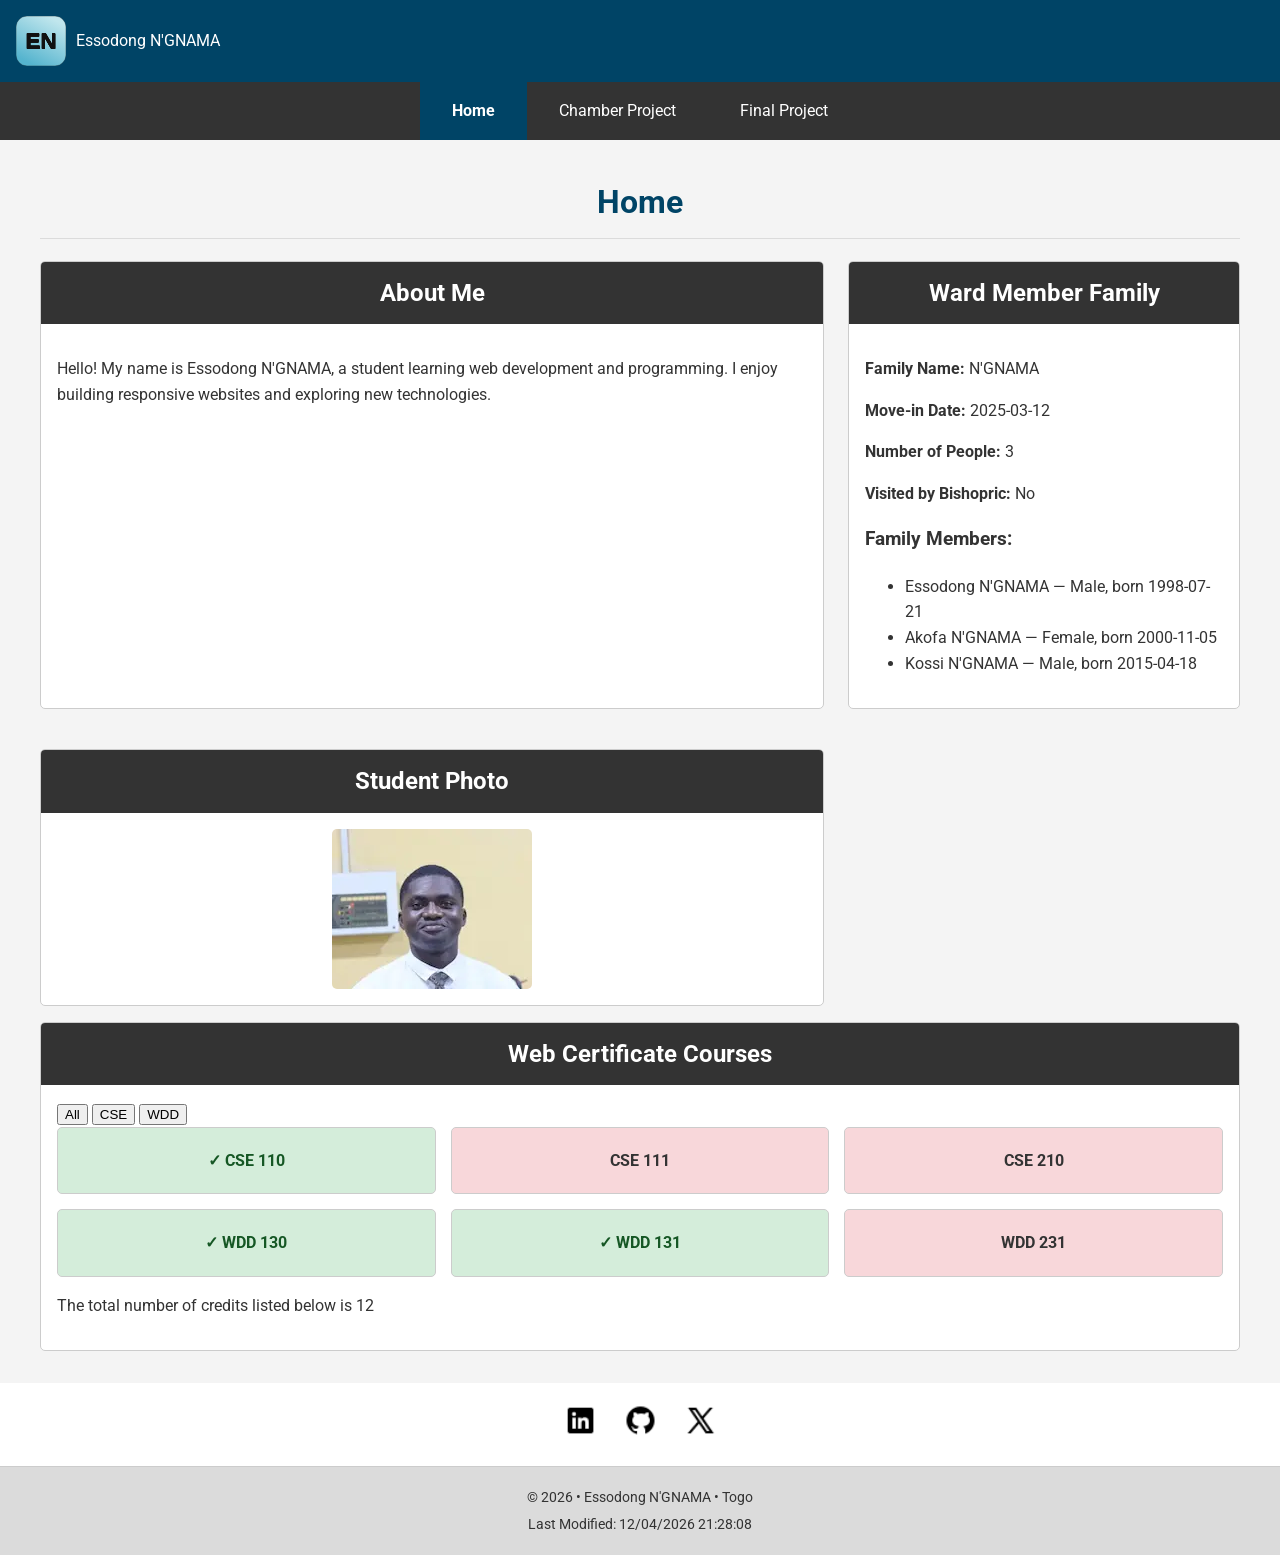
<file: index.html>
<!DOCTYPE html>
<html lang="en">

<head>
    <meta charset="utf-8">
    <meta name="viewport" content="width=device-width, initial-scale=1.0">
    <meta name="description"
        content="Explore Essodong N'GNAMA's portfolio for the WDD231 course. Showcasing web development projects, programming skills, and a certified course list.">
    <meta name="author" content="Essodong N'GNAMA">
    <title>WDD231 - Portfolio</title>

    <!-- Facebook Open Graph Meta Tags -->
    <meta property="og:title" content="Essodong N'GNAMA - WDD231 Portfolio">
    <meta property="og:description"
        content="Discover web development projects, programming skills, and certified courses from Essodong N'GNAMA's WDD231 portfolio.">
    <meta property="og:image" content="https://yourdomain.com/images/student-photo.webp">
    <meta property="og:url" content="https://yourdomain.com/index.html">
    <meta property="og:type" content="website">
    <meta property="og:locale" content="en_US">

    <link rel="preconnect" href="https://fonts.googleapis.com">
    <link rel="preconnect" href="https://fonts.gstatic.com" crossorigin>
    <link href="https://fonts.googleapis.com/css2?family=Roboto&display=swap" rel="stylesheet">

    <link rel="stylesheet" href="styles/small.css">
    <link rel="stylesheet" href="styles/large.css">
    <link rel="icon" href="favicon.ico">

    <script src="scripts/navigation.js" defer></script>
    <script src="scripts/course.js" defer></script>
    <script src="scripts/date.js" defer></script>
    <script src="scripts/family.js" defer></script>
</head>

<body>
    <header>
        <div class="header-container">
            <img src="images/logo.svg" alt="Logo EN" class="logo" width="50" height="50">
            <span>Essodong N'GNAMA</span>
        </div>
        <button id="menuButton">☰</button>
    </header>

    <nav id="navMenu">
        <a href="index.html" class="active">Home</a>
        <a href="chamber/index.html">Chamber Project</a>
        <a href="final/index.html">Final Project</a>
    </nav>

    <main>
        <h1>Home</h1>

        <div class="top-grid">
            <section class="card">
                <h2 class="card-header">About Me</h2>
                <div class="card-content">
                    <p>Hello! My name is Essodong N'GNAMA, a student learning web development and programming. I enjoy
                        building responsive websites and exploring new technologies.</p>
                </div>
            </section>

            <section class="card">
                <h2 class="card-header">Ward Member Family</h2>
                <div id="familyData" class="card-content"></div>
            </section>


            <section class="card">
                <h2 class="card-header">Student Photo</h2>
                <div class="card-content photo-box">
                    <img src="images/student-photo.webp" alt="Photo de Essodong N'GNAMA" width="200" height="160">
                </div>
            </section>
        </div>

        <section class="card certificate-section">
            <h2 class="card-header">Web Certificate Courses</h2>
            <div class="card-content">
                <div class="filters">
                    <button id="filterAll">All</button>
                    <button id="filterCSE">CSE</button>
                    <button id="filterWDD">WDD</button>
                </div>

                <div id="courseList" class="course-container">
                </div>

                <p id="totalCredits" class="credits-display"></p>
            </div>
        </section>
    </main>

    <footer>
        <div class="social-links">
            <a href="https://linkedin.com/in/essodong" target="_blank"><img src="images/linkedin-icon.png"
                    alt="LinkedIn" width="35" height="35"></a>
            <a href="https://github.com/essodong" target="_blank"><img src="images/github-icon.png" alt="GitHub"
                    width="35" height="35"></a>
            <a href="https://twitter.com/essodong" target="_blank"><img src="images/x-icon.png" alt="X" width="35"
                    height="35"></a>
        </div>
        <div class="footer-info">
            <p>&copy; <span id="currentyear"></span> • Essodong N'GNAMA • Togo</p>
            <p id="lastModified"></p>
        </div>
    </footer>
</body>

</html>
</file>
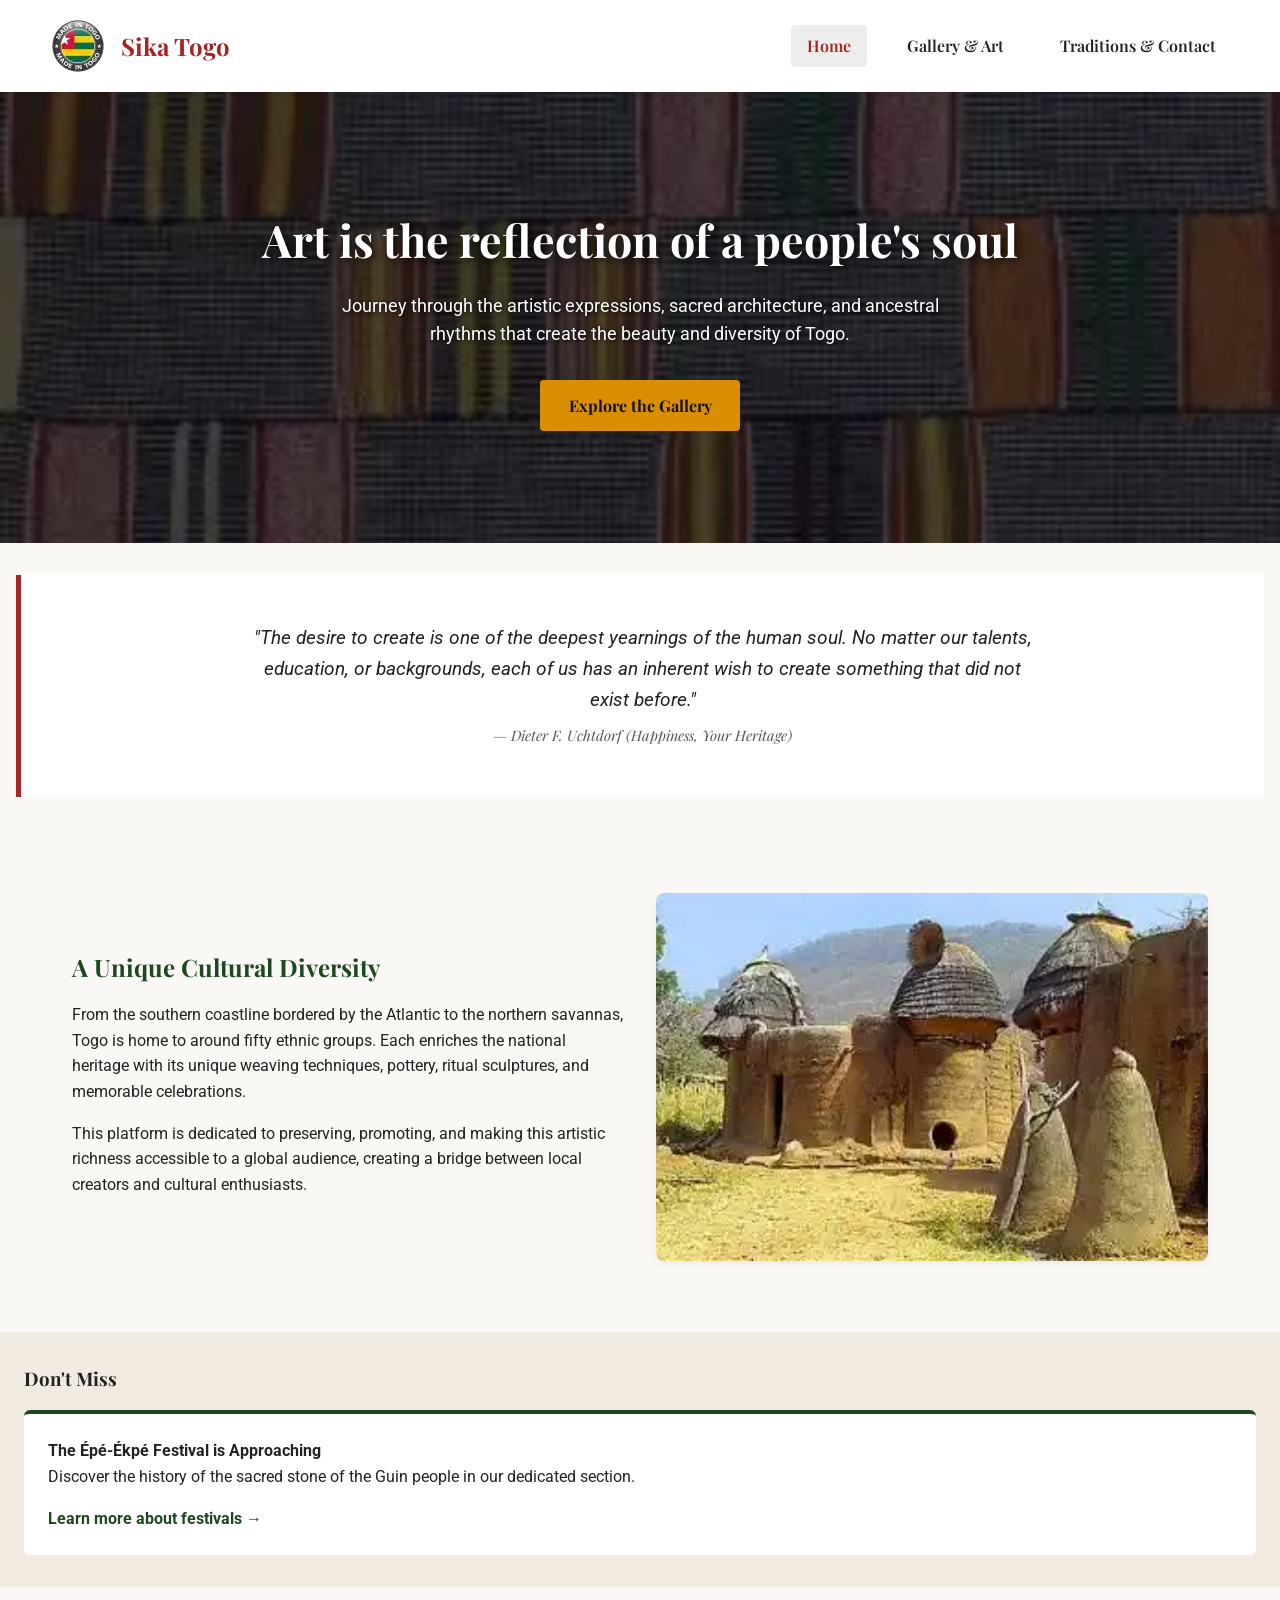
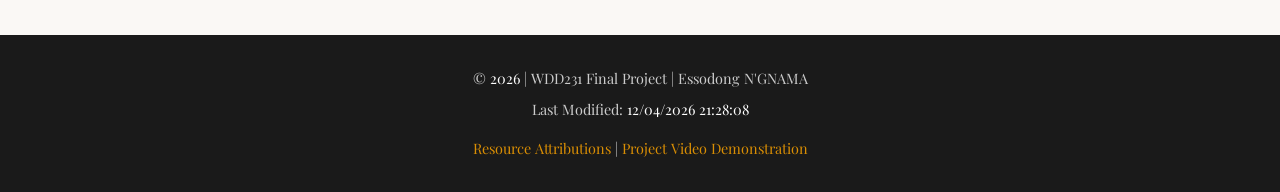
<file: finalproject/index.html>
<!DOCTYPE html>
<html lang="en">

<head>
    <meta charset="UTF-8">
    <meta name="viewport" content="width=device-width, initial-scale=1.0">
    <title>Togo Art & Culture | Home</title>

    <link rel="preconnect" href="https://fonts.googleapis.com">
    <link rel="preconnect" href="https://fonts.gstatic.com" crossorigin>
    <link
        href="https://fonts.googleapis.com/css2?family=Playfair+Display:ital,wght@0,400..900;1,400..900&family=Roboto:ital,wght@0,300;0,400;0,700;1,300&display=swap"
        rel="stylesheet">

    <meta name="description"
        content="Discover Togo's rich cultural heritage with Essodong N'GNAMA. Explore traditional arts, vibrant festivals, and unique community craftsmanship.">
    <meta name="author" content="Essodong N'GNAMA">
    <link rel="icon" href="images/favicon.ico" type="image/x-icon">

    <meta property="og:title" content="Togo Art & Culture | Splendor of a Heritage">
    <meta property="og:type" content="website">
    <meta property="og:description"
        content="Dive into the heart of traditions, from the Tata Tamberma fortified houses to Kente textiles. A celebration of Togolese identity curated by Essodong N'GNAMA.">
    <meta property="og:image" content="https://essodong-pro.github.io/wdd231/finalproject/images/ewe-kente.webp">
    <meta property="og:url" content="https://essodong-pro.github.io/wdd231/finalproject/index.html">

    <link rel="stylesheet" href="styles/base.css">
    <link rel="stylesheet" href="styles/components.css">

    <script type="module" src="scripts/main.js"></script>
</head>

<body>

    <header>
        <div class="logo-area">
            <img src="images/logo.webp" alt="Togo Art and Culture Logo" width="60" height="60" class="logo">
            <p class="logo-title">Sika Togo</p>
        </div>

        <button id="menu-button" aria-label="Open navigation menu" aria-expanded="false">
            <span class="hamburger-icon"></span>
        </button>
        <nav id="main-nav">
            <ul>
                <li><a href="index.html" class="active">Home</a></li>
                <li><a href="gallery.html">Gallery & Art</a></li>
                <li><a href="traditions.html">Traditions & Contact</a></li>
            </ul>
        </nav>
    </header>

    <main>
        <section class="hero-banner">
            <div class="hero-content">
                <h1>Art is the reflection of a people's soul</h1>
                <p>Journey through the artistic expressions, sacred architecture, and ancestral rhythms that create the
                    beauty and diversity of Togo.</p>
                <a href="gallery.html" class="cta-button">Explore the Gallery</a>
            </div>
        </section>

        <div class="cultural-quote">
            <blockquote>
                <p>"The desire to create is one of the deepest yearnings of the human soul. No matter our talents,
                    education, or backgrounds, each of us has an inherent wish to create something that did not exist
                    before."</p>
                <cite>— Dieter F. Uchtdorf (Happiness, Your Heritage)</cite>
            </blockquote>
        </div>

        <section class="intro-grid">
            <div class="intro-text">
                <h2>A Unique Cultural Diversity</h2>
                <p>From the southern coastline bordered by the Atlantic to the northern savannas, Togo is home to around
                    fifty ethnic groups. Each enriches the national heritage with its unique weaving techniques,
                    pottery, ritual sculptures, and memorable celebrations.</p>
                <p>This platform is dedicated to preserving, promoting, and making this artistic richness accessible to
                    a global audience, creating a bridge between local creators and cultural enthusiasts.</p>
            </div>
            <div class="intro-image-container">
                <img src="images/tatas-tamberma.webp"
                    alt="Architecture of the Tata Somba fortifications in northern Togo" width="600" height="400"
                    loading="lazy" class="responsive-img">
            </div>
        </section>

        <section class="highlight-section">
            <h3>Don't Miss</h3>
            <div class="highlight-card">
                <h4>The Épé-Ékpé Festival is Approaching</h4>
                <p>Discover the history of the sacred stone of the Guin people in our dedicated section.</p>
                <a href="traditions.html" class="text-link">Learn more about festivals &rarr;</a>
            </div>
        </section>
    </main>

    <footer>
        <p>&copy; <span id="current-year"></span> | WDD231 Final Project | Essodong N'GNAMA</p>
        <p>Last Modified: <span id="last-modified"></span></p>
        <div class="footer-links">
            <a href="attributions.html">Resource Attributions</a> |
            <a href="https://1drv.ms/v/c/4512b923f22e9b46/IQDRAGwCUGmRTIYs3h4FVqDiAbeohtoQIUtxh4grlgbyOOw?e=E1vZg2" target="_blank" rel="noopener">Project Video Demonstration</a>
        </div>
    </footer>

</body>

</html>
</file>
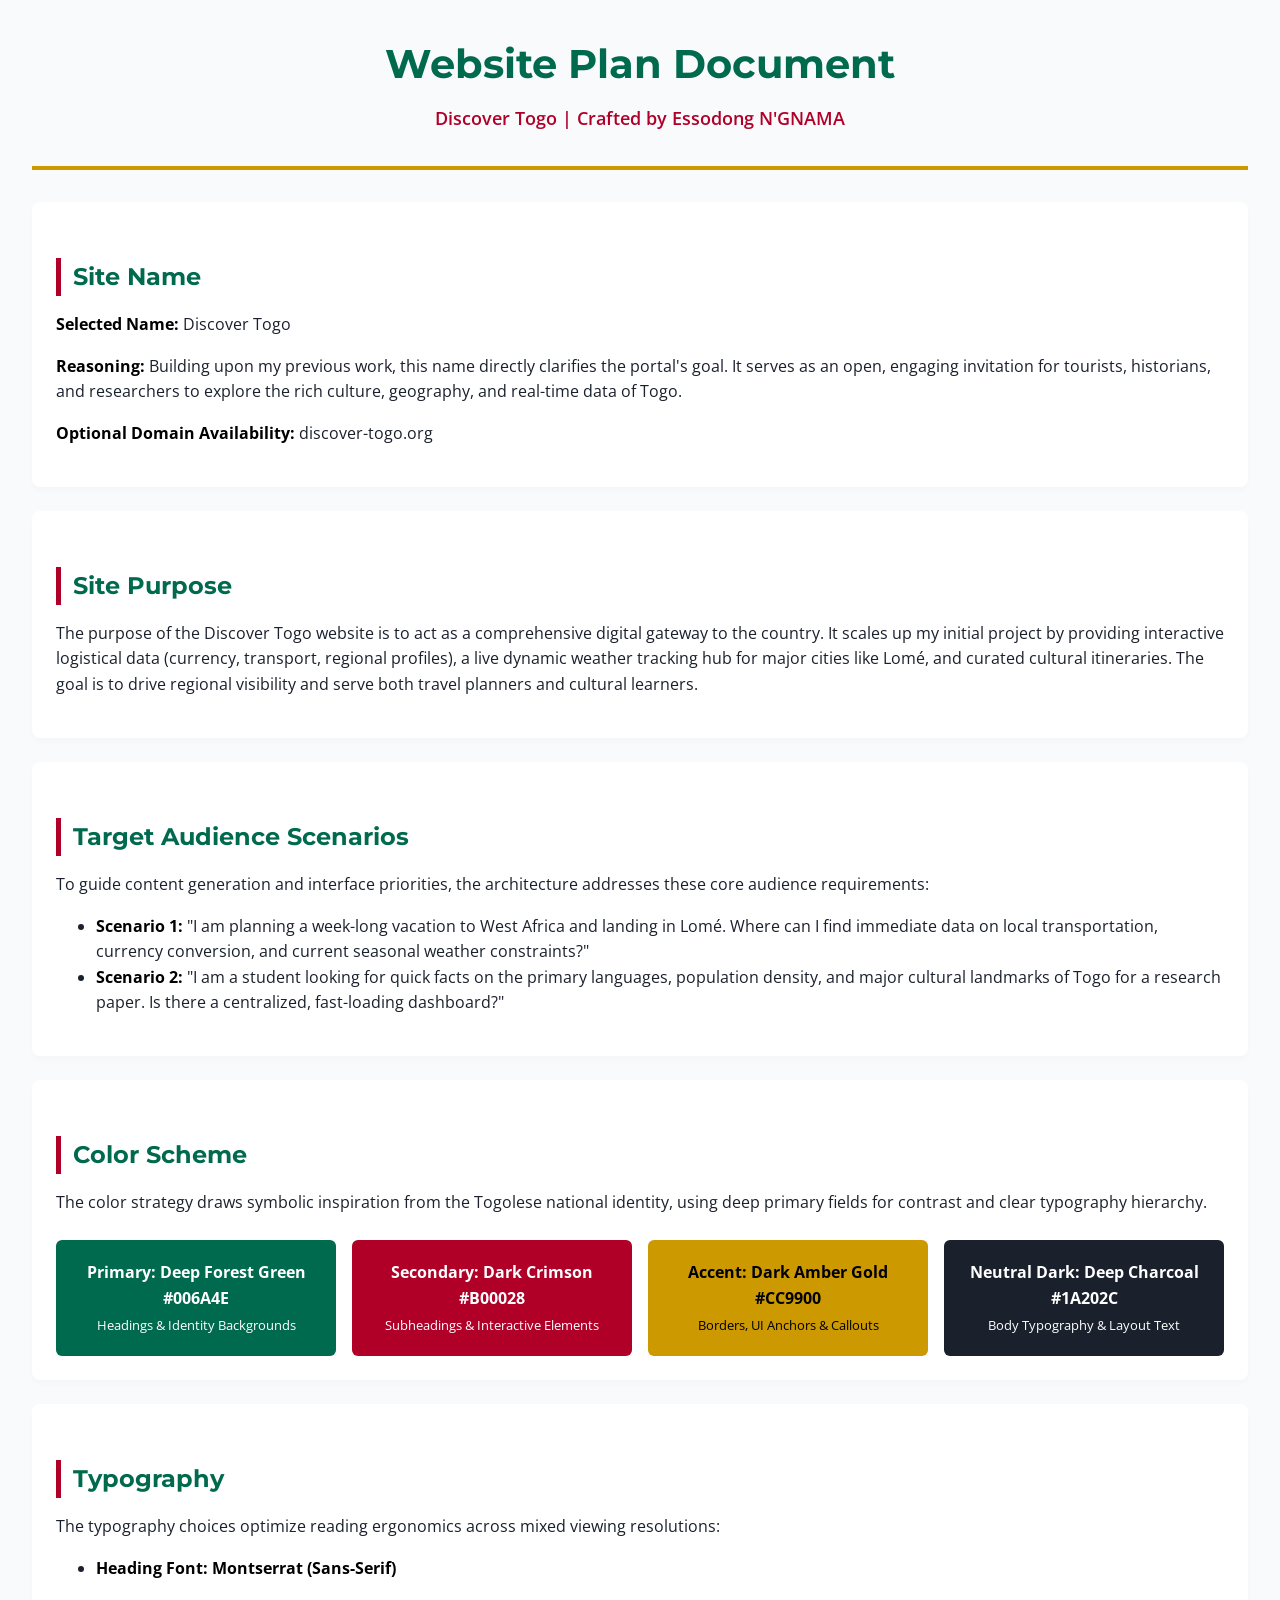
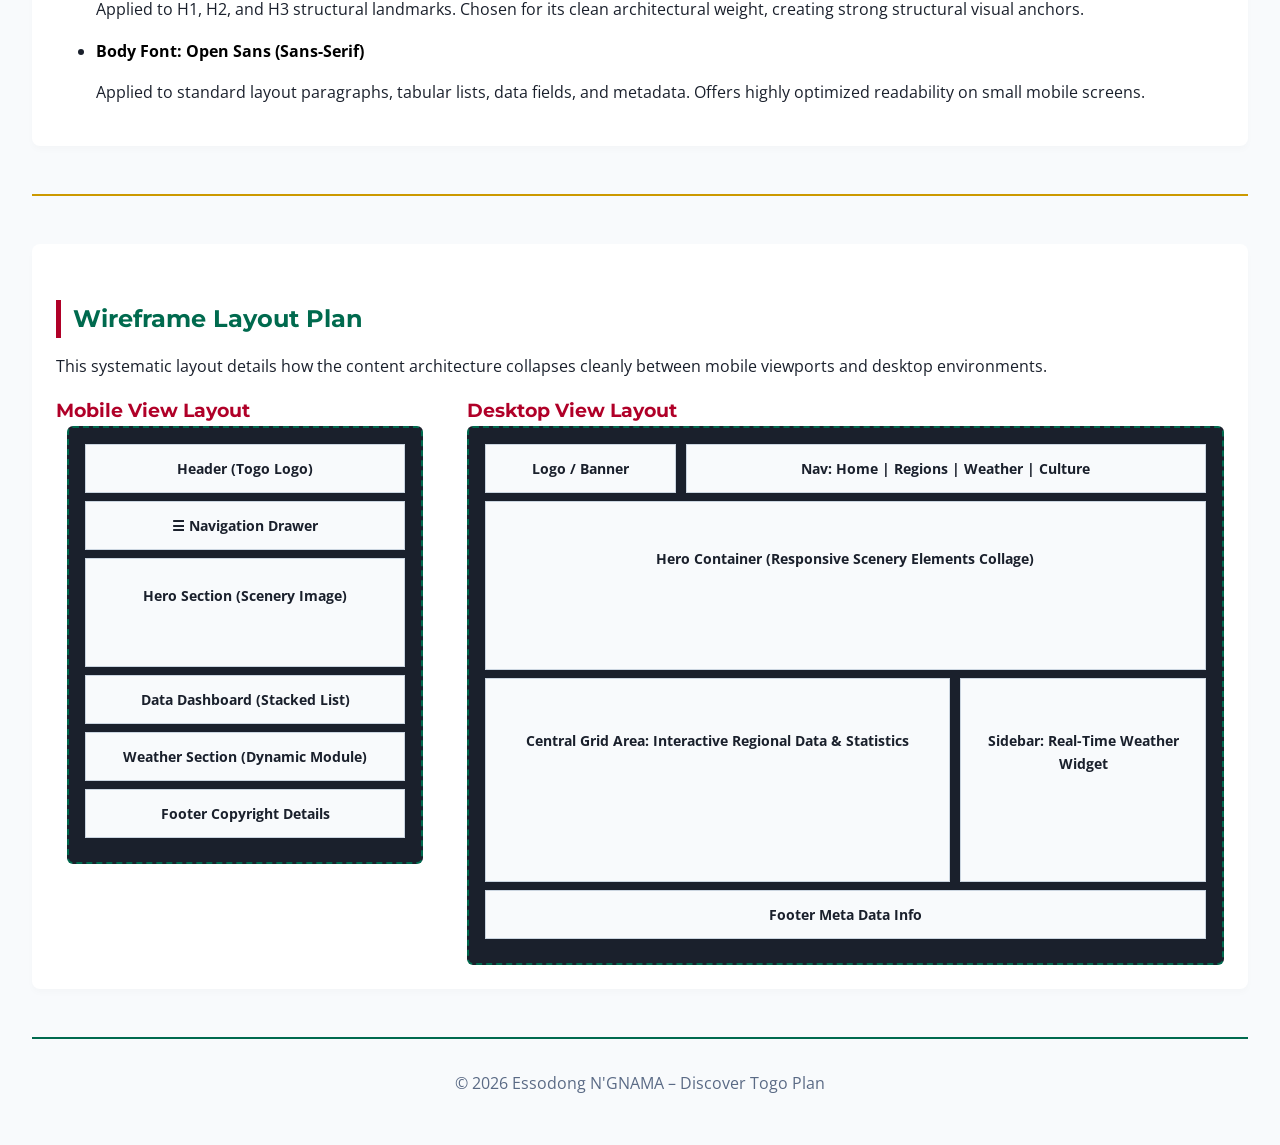
<file: site-plan/index.html>
<!DOCTYPE html>
<html lang="en">

<head>
    <meta charset="UTF-8">
    <meta name="viewport" content="width=device-width, initial-scale=1.0">
    <title>Website Site Plan – Discover Togo</title>
    <meta name="description"
        content="WDD 231 – Web Frontend Development I. Essodong N'GNAMA. Website Site Plan for Discover Togo.">
    <meta name="author" content="Essodong N'GNAMA">
    <link rel="preconnect" href="https://fonts.googleapis.com">
    <link rel="preconnect" href="https://fonts.gstatic.com" crossorigin>
    <link href="https://fonts.googleapis.com/css2?family=Montserrat:wght@700&family=Open+Sans:wght@400;600&display=swap"
        rel="stylesheet">
    <link rel="stylesheet" href="site-plan.css">
</head>

<body>

    <header>
        <h1>Website Plan Document</h1>
        <p class="subtitle">Discover Togo | Crafted by Essodong N'GNAMA</p>
    </header>

    <main>
        <section id="site-name">
            <h2>Site Name</h2>
            <p><strong>Selected Name:</strong> Discover Togo</p>
            <p><strong>Reasoning:</strong> Building upon my previous work, this name directly clarifies the portal's
                goal. It serves as an open, engaging invitation for tourists, historians, and researchers to explore the
                rich culture, geography, and real-time data of Togo.</p>
            <p><strong>Optional Domain Availability:</strong> discover-togo.org</p>
        </section>

        <section id="site-purpose">
            <h2>Site Purpose</h2>
            <p>The purpose of the Discover Togo website is to act as a comprehensive digital gateway to the country. It
                scales up my initial project by providing interactive logistical data (currency, transport, regional
                profiles), a live dynamic weather tracking hub for major cities like Lomé, and curated cultural
                itineraries. The goal is to drive regional visibility and serve both travel planners and cultural
                learners.</p>
        </section>

        <section id="scenarios">
            <h2>Target Audience Scenarios</h2>
            <p>To guide content generation and interface priorities, the architecture addresses these core audience
                requirements:</p>
            <ul>
                <li><strong>Scenario 1:</strong> "I am planning a week-long vacation to West Africa and landing in Lomé.
                    Where can I find immediate data on local transportation, currency conversion, and current seasonal
                    weather constraints?"</li>
                <li><strong>Scenario 2:</strong> "I am a student looking for quick facts on the primary languages,
                    population density, and major cultural landmarks of Togo for a research paper. Is there a
                    centralized, fast-loading dashboard?"</li>
            </ul>
        </section>

        <section id="color-scheme">
            <h2>Color Scheme</h2>
            <p>The color strategy draws symbolic inspiration from the Togolese national identity, using deep primary
                fields for contrast and clear typography hierarchy.</p>

            <div class="color-palette">
                <div class="color-box primary-box">
                    Primary: Deep Forest Green<br>#006A4E<br><span>Headings & Identity Backgrounds</span>
                </div>
                <div class="color-box secondary-box">
                    Secondary: Dark Crimson<br>#B00028<br><span>Subheadings & Interactive Elements</span>
                </div>
                <div class="color-box accent-box">
                    Accent: Dark Amber Gold<br>#CC9900<br><span>Borders, UI Anchors & Callouts</span>
                </div>
                <div class="color-box dark-box">
                    Neutral Dark: Deep Charcoal<br>#1A202C<br><span>Body Typography & Layout Text</span>
                </div>
            </div>
        </section>

        <section id="typography">
            <h2>Typography</h2>
            <p>The typography choices optimize reading ergonomics across mixed viewing resolutions:</p>
            <ul>
                <li>
                    <strong>Heading Font: Montserrat (Sans-Serif)</strong>
                    <p>Applied to H1, H2, and H3 structural landmarks. Chosen for its clean architectural weight,
                        creating strong structural visual anchors.</p>
                </li>
                <li>
                    <strong>Body Font: Open Sans (Sans-Serif)</strong>
                    <p>Applied to standard layout paragraphs, tabular lists, data fields, and metadata. Offers highly
                        optimized readability on small mobile screens.</p>
                </li>
            </ul>
        </section>

        <hr>

        <section id="wireframe">
            <h2>Wireframe Layout Plan</h2>
            <p>This systematic layout details how the content architecture collapses cleanly between mobile viewports
                and desktop environments.</p>

            <div class="wireframe-container">

                <div class="mobile-wrapper">
                    <h3>Mobile View Layout</h3>
                    <div class="wireframe-mock mobile-view">
                        <div class="wireframe-element">Header (Togo Logo)</div>
                        <div class="wireframe-element">☰ Navigation Drawer</div>
                        <div class="wireframe-element hero-mobile">Hero Section (Scenery Image)</div>
                        <div class="wireframe-element">Data Dashboard (Stacked List)</div>
                        <div class="wireframe-element">Weather Section (Dynamic Module)</div>
                        <div class="wireframe-element">Footer Copyright Details</div>
                    </div>
                </div>

                <div class="desktop-wrapper">
                    <h3>Desktop View Layout</h3>
                    <div class="wireframe-mock">
                        <div class="desktop-nav-row">
                            <div class="wireframe-element flex-1">Logo / Banner</div>
                            <div class="wireframe-element flex-3">Nav: Home | Regions | Weather | Culture</div>
                        </div>
                        <div class="wireframe-element hero-desktop">
                            Hero Container (Responsive Scenery Elements Collage)
                        </div>
                        <div class="desktop-content-row">
                            <div class="wireframe-element flex-2 content-block">
                                Central Grid Area: Interactive Regional Data & Statistics
                            </div>
                            <div class="wireframe-element flex-1 content-block">
                                Sidebar: Real-Time Weather Widget
                            </div>
                        </div>
                        <div class="wireframe-element footer-block">Footer Meta Data Info</div>
                    </div>
                </div>

            </div>
        </section>
    </main>

    <footer>
        <p>&copy; 2026 Essodong N'GNAMA – Discover Togo Plan</p>
    </footer>

</body>

</html>
</file>
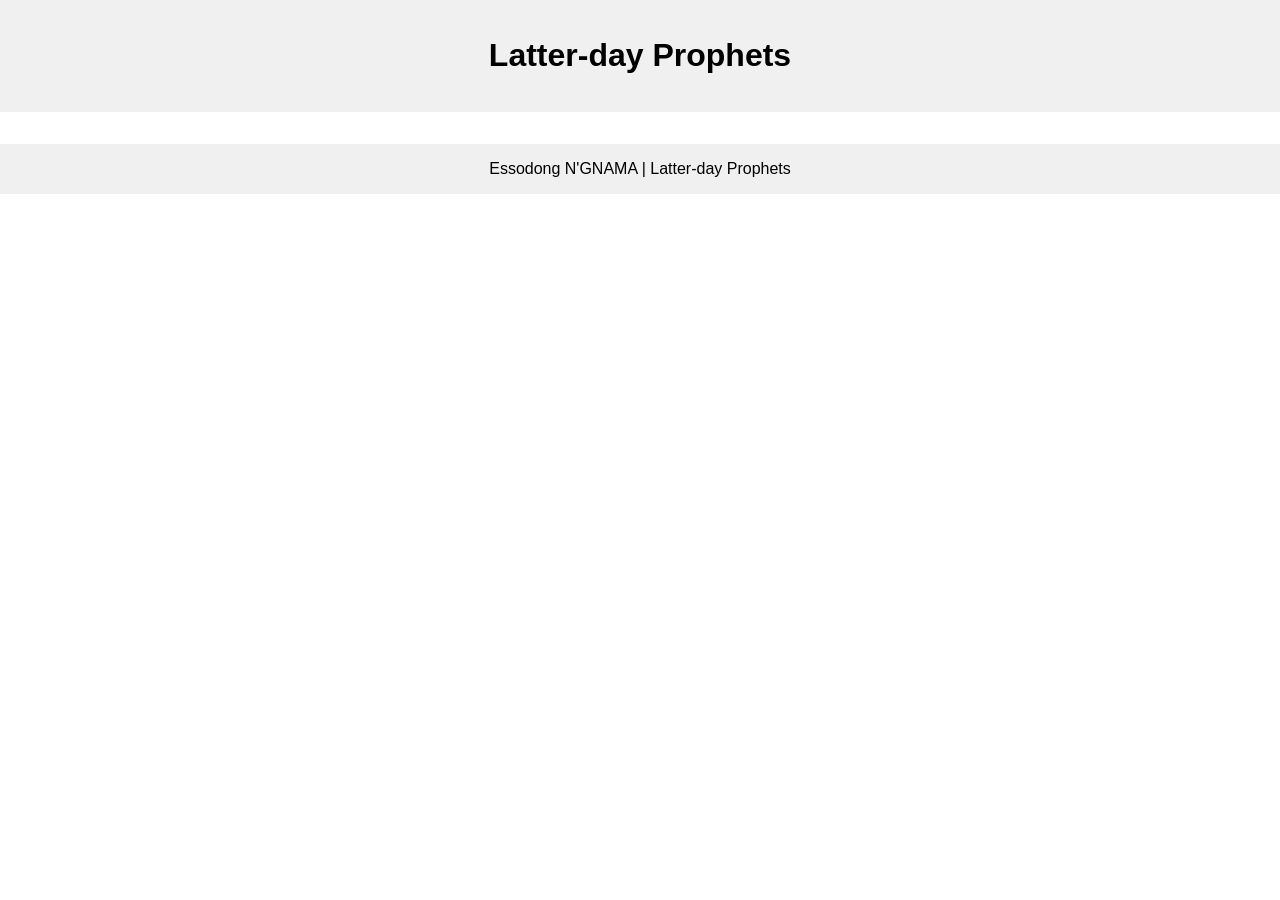
<file: prophets.html>
<!DOCTYPE html>
<html lang="en">

<head>
    <meta charset="utf-8">
    <meta name="viewport" content="width=device-width, initial-scale=1.0">
    <title>Latter-day Prophets</title>
    <link rel="stylesheet" href="prophets.css">
    <script src="prophets.js" defer></script>
</head>

<body>
    <header>
        <h1>Latter-day Prophets</h1>
    </header>
    <main>
        <div id="cards"></div>
    </main>
    <footer>
        Essodong N'GNAMA | Latter-day Prophets
    </footer>
</body>

</html>
</file>
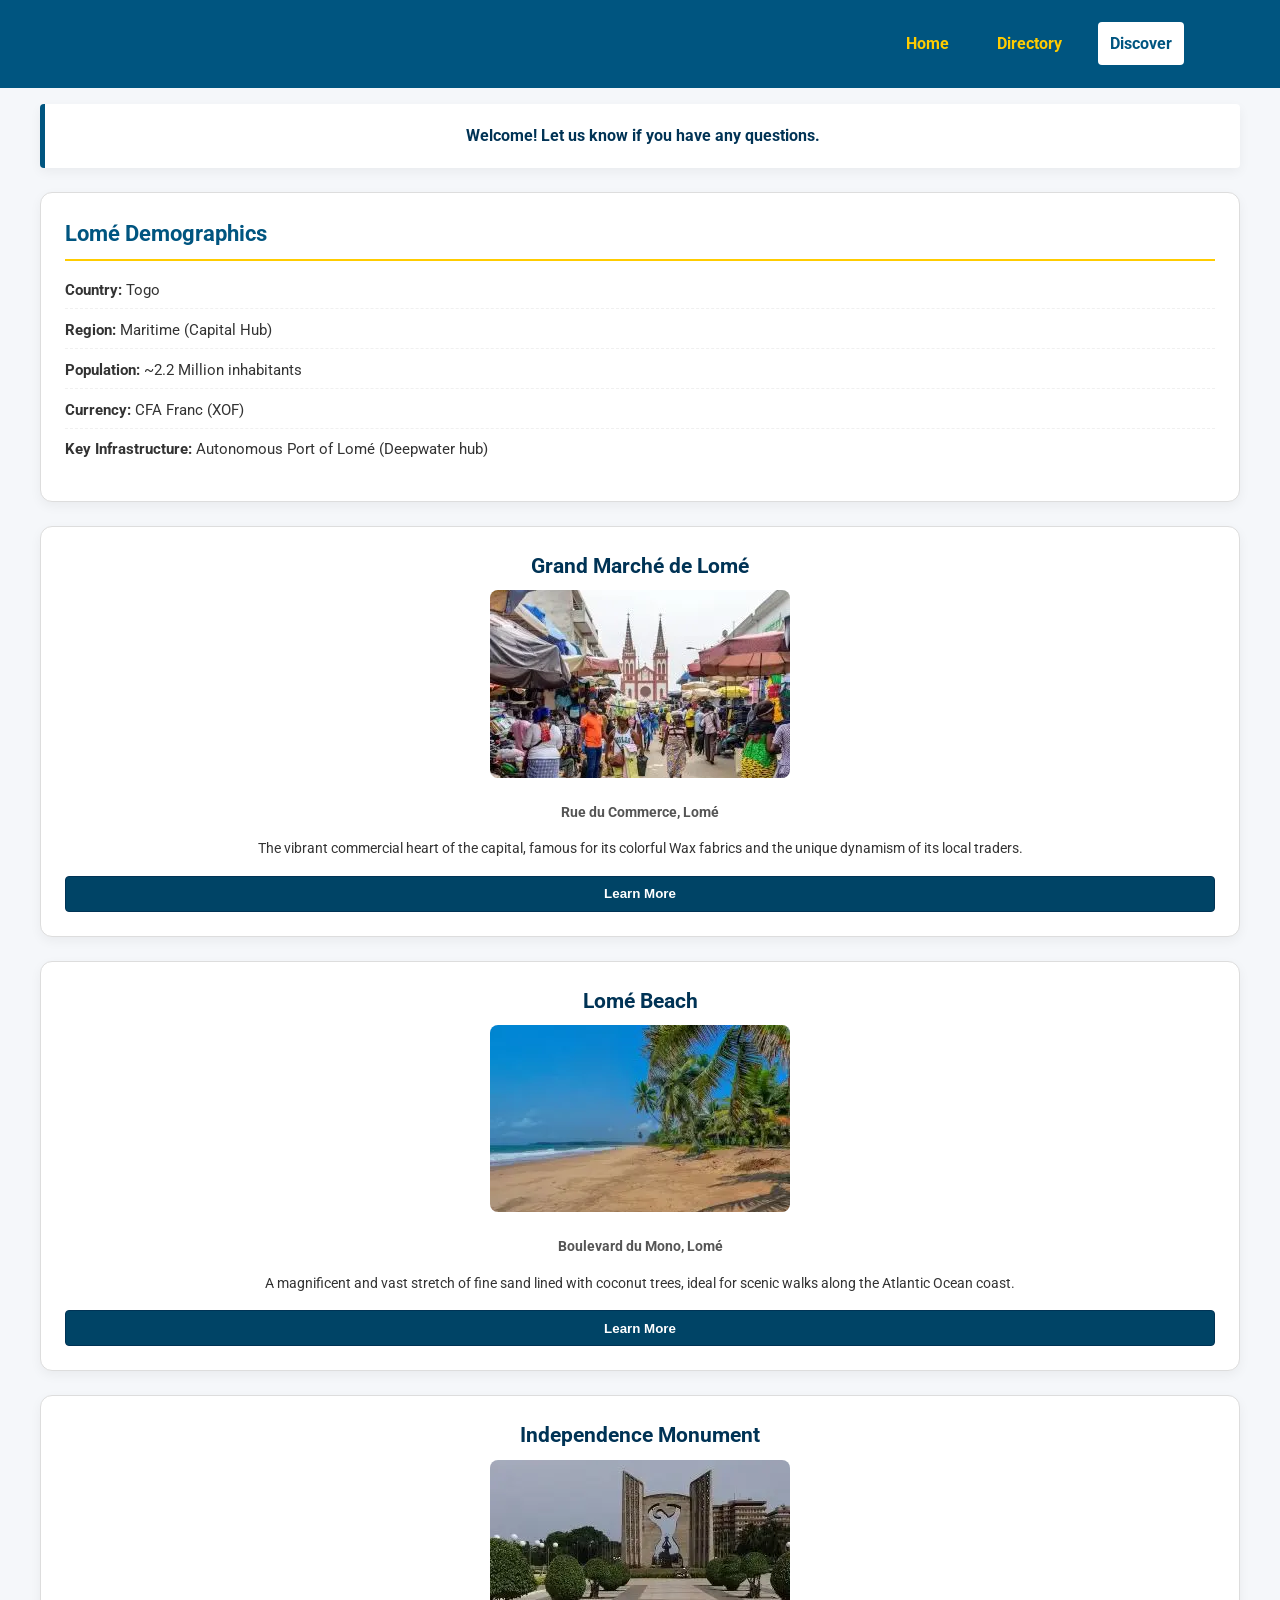
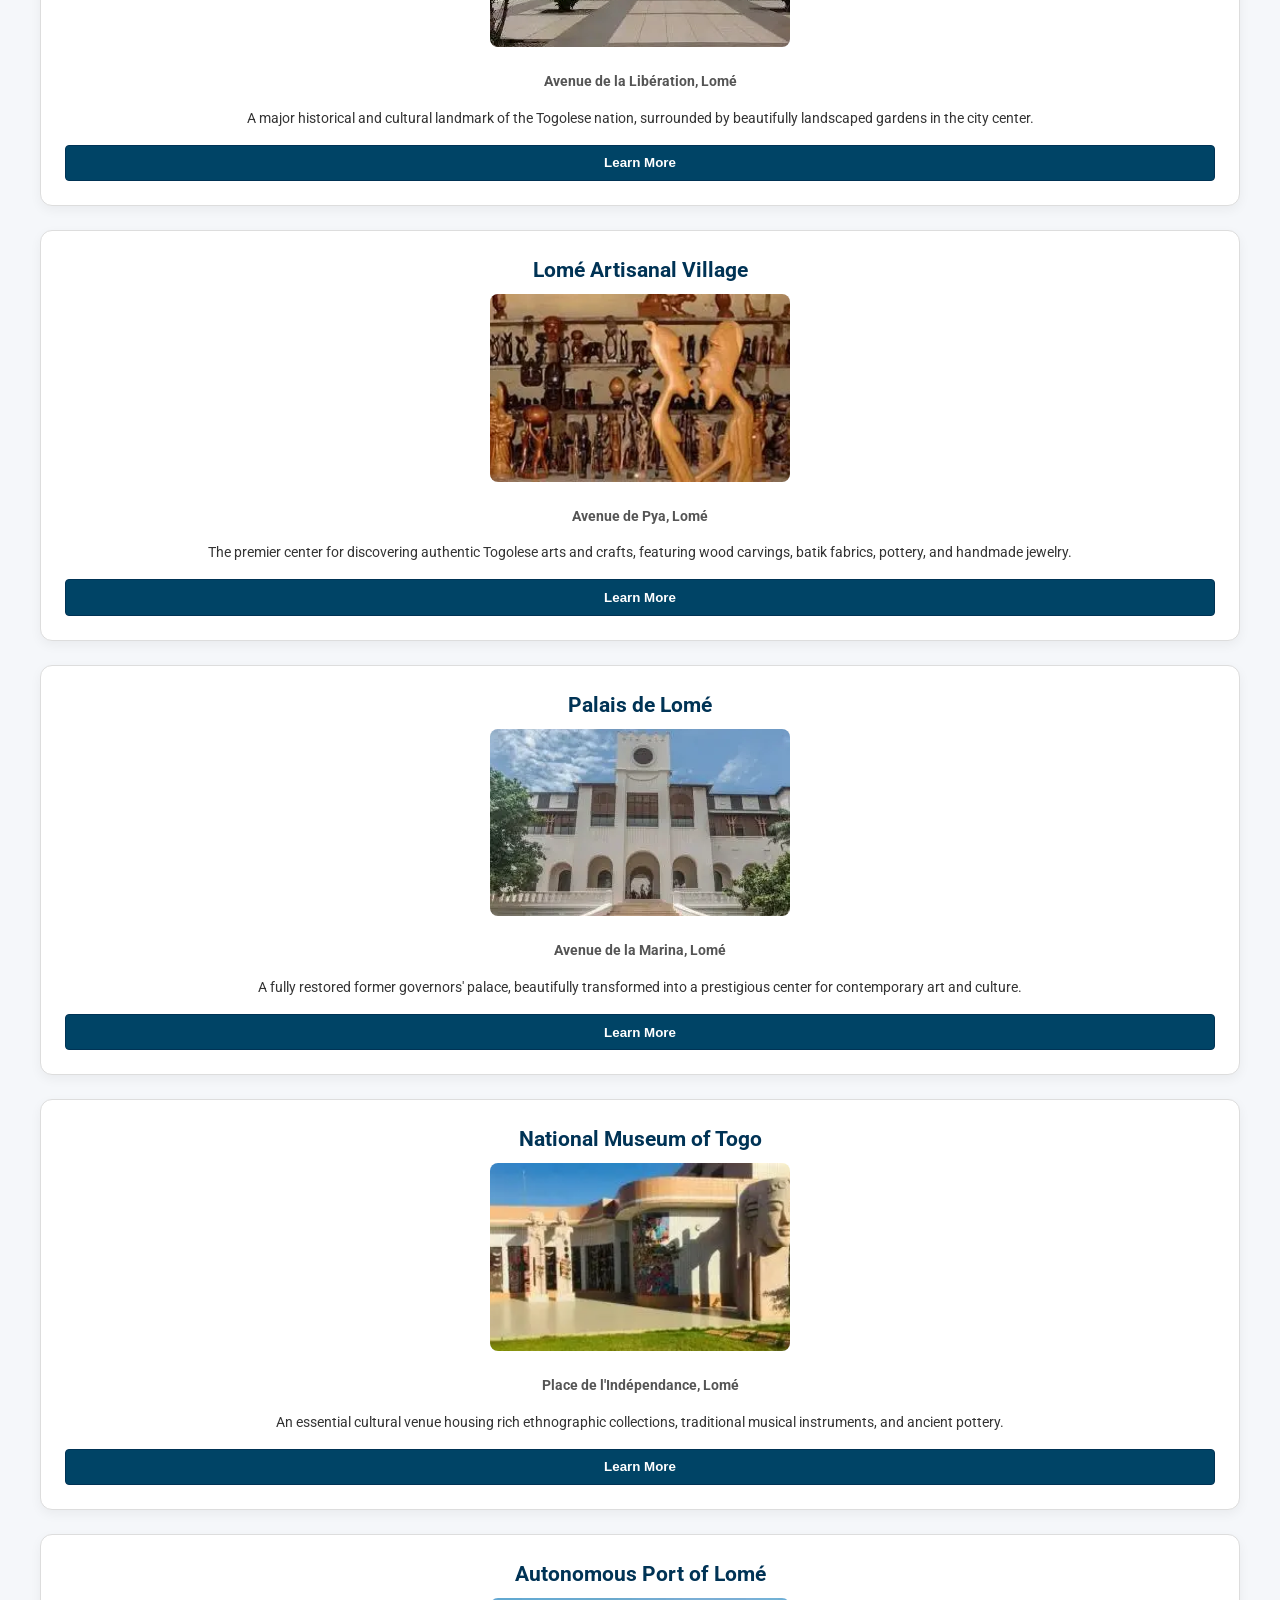
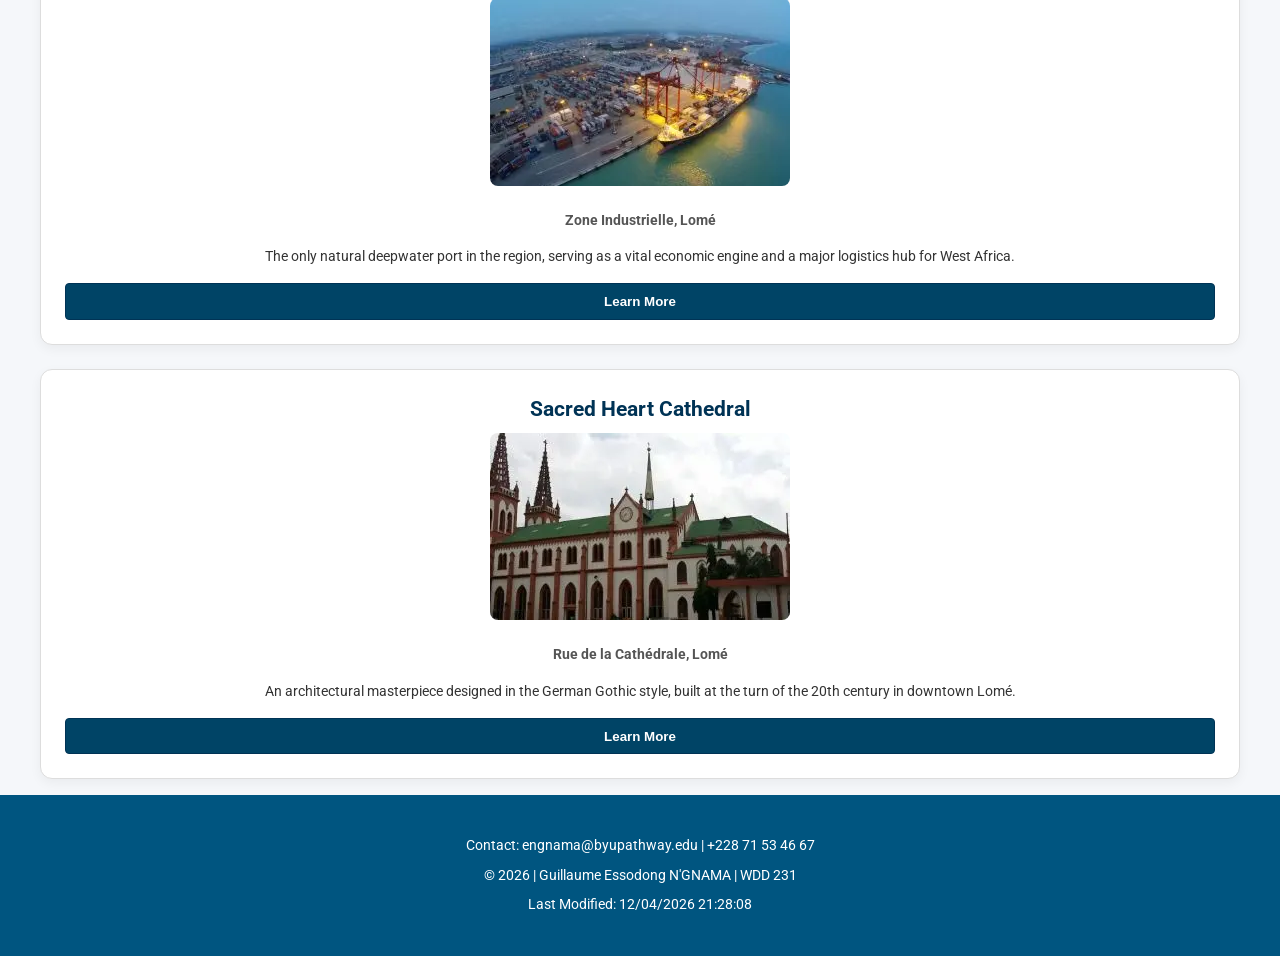
<file: chamber/discover.html>
<!DOCTYPE html>
<html lang="en">

<head>
    <meta charset="UTF-8">
    <meta name="viewport" content="width=device-width, initial-scale=1.0">

    <title>Chamber of Commerce - Discover Lomé</title>

    <meta name="description"
        content="Explore the demographic benefits, cultural landmarks, and business attractions of Lomé, Togo. Perfect for visitors and future Chamber members.">
    <meta name="author" content="Guillaume Essodong N'GNAMA">

    <meta property="og:title" content="Discover Lomé - Features & Demographics">
    <meta property="og:description"
        content="Factual and representative insights into Lomé's highlights, infrastructure, and community features.">
    <meta property="og:image" content="https://essodong-pro.github.io/wdd231/chamber/images/social-preview.webp">
    <meta property="og:url" content="https://essodong-pro.github.io/wdd231/chamber/discover.html">
    <meta property="og:type" content="website">

    <link rel="icon" href="images/favicon.ico" type="image/x-icon">

    <link rel="preconnect" href="https://fonts.googleapis.com">
    <link rel="preconnect" href="https://fonts.gstatic.com" crossorigin>

    <link href="https://fonts.googleapis.com/css2?family=Roboto:wght@400;700&display=swap" rel="stylesheet"
        media="print" onload="this.media='all'">

    <link rel="stylesheet" href="styles/small.css">
    <link rel="stylesheet" href="styles/large.css" media="(min-width: 768px)">

    <script src="scripts/main.js" defer></script>
    <script src="scripts/date.js" defer></script>
    <script src="scripts/discover.js" defer></script>
</head>

<body>
    <header>
        <nav>
            <ul>
                <li><a href="index.html">Home</a></li>
                <li><a href="directory.html">Directory</a></li>
                <li><a href="discover.html" class="active">Discover</a></li>
            </ul>
        </nav>
    </header>

    <main class="discover-grid-container">
        <h1 class="visually-hidden">Chamber of Commerce - Discover Lomé</h1>

        <div id="visitor-message" class="visitor-banner"></div>

        <aside class="demographics-sidebar">
            <h2>Lomé Demographics</h2>
            <p><strong>Country:</strong> Togo</p>
            <p><strong>Region:</strong> Maritime (Capital Hub)</p>
            <p><strong>Population:</strong> ~2.2 Million inhabitants</p>
            <p><strong>Currency:</strong> CFA Franc (XOF)</p>
            <p><strong>Key Infrastructure:</strong> Autonomous Port of Lomé (Deepwater hub)</p>
        </aside>

        <div id="discover-grid" class="discover-cards-wrapper"></div>
    </main>

    <footer>
        <p>Contact: engnama@byupathway.edu | +228 71 53 46 67</p>
        <p>&copy; <span id="currentyear"></span> | Guillaume Essodong N'GNAMA | WDD 231</p>
        <p>Last Modified: <span id="lastModified"></span></p>
    </footer>
</body>

</html>
</file>
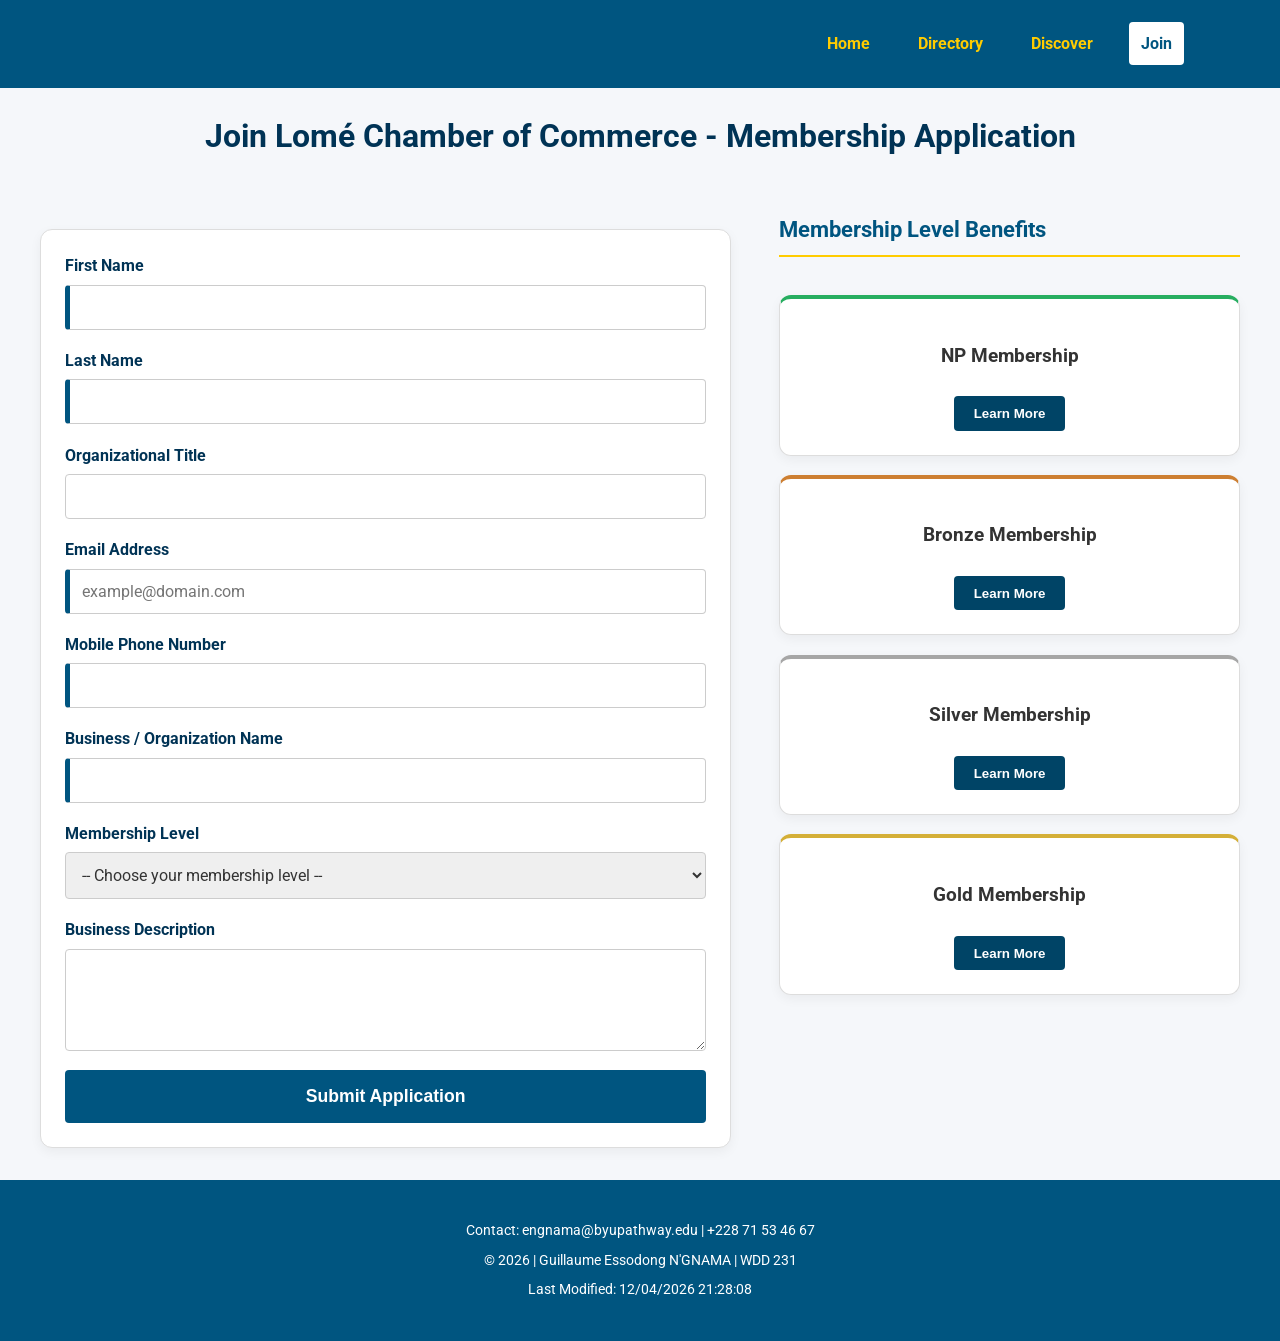
<file: chamber/join.html>
<!DOCTYPE html>
<html lang="en">

<head>
    <meta charset="UTF-8">
    <meta name="viewport" content="width=device-width, initial-scale=1.0">
    <title>Join Lomé Chamber of Commerce - Membership Application</title>
    <meta name="description"
        content="Join the Chamber of Commerce in Lomé, Togo. Select your membership tier and become part of our elite local business network.">
    <meta name="author" content="Guillaume Essodong N'GNAMA">

    <meta property="og:title" content="Join Lomé Chamber of Commerce - Application">
    <meta property="og:description"
        content="Fill out our application form, select your membership level, and explore the benefits of joining Lomé's top business ecosystem.">
    <meta property="og:image" content="https://essodong-pro.github.io/wdd231/chamber/images/social-preview.webp">
    <meta property="og:url" content="https://essodong-pro.github.io/wdd231/chamber/join.html">
    <meta property="og:type" content="website">

    <link rel="icon" href="images/favicon.ico" type="image/x-icon">
    <link rel="preconnect" href="https://fonts.googleapis.com">
    <link rel="preconnect" href="https://fonts.gstatic.com" crossorigin>
    <link href="https://fonts.googleapis.com/css2?family=Roboto:wght@400;700&display=swap" rel="stylesheet">

    <link rel="stylesheet" href="styles/small.css">
    <link rel="stylesheet" href="styles/large.css" media="(min-width: 768px)">

    <script src="scripts/main.js" defer></script>
    <script src="scripts/date.js" defer></script>
</head>

<body>
    <header>
        <nav>
            <ul>
                <li><a href="index.html">Home</a></li>
                <li><a href="directory.html">Directory</a></li>
                <li><a href="discover.html">Discover</a></li>
                <li><a href="join.html" class="active">Join</a></li>
            </ul>
        </nav>
    </header>

    <main>
        <h1 class="page-title">Join Lomé Chamber of Commerce - Membership Application</h1>

        <div class="form-container">
            <section class="form-section">
                <form method="get" action="thankyou.html">
                    <label>
                        First Name
                        <input type="text" name="firstName" autocomplete="given-name"
                            title="Please enter your first name using letters only" required>
                    </label>

                    <label>
                        Last Name
                        <input type="text" name="lastName" autocomplete="family-name"
                            title="Please enter your last name using letters only" required>
                    </label>

                    <label>
                        Organizational Title
                        <input type="text" name="title" autocomplete="organization-title"
                            title="Minimum 7 characters. Only alphabetical letters, spaces, or hyphens allowed"
                            pattern="[A-Za-z\s\-]{7,}">
                    </label>

                    <label>
                        Email Address
                        <input type="email" name="email" autocomplete="email" placeholder="example@domain.com"
                            title="Please enter a valid electronic email address" required>
                    </label>

                    <label>
                        Mobile Phone Number
                        <input type="tel" name="phone" autocomplete="tel" title="Please enter your mobile phone number"
                            required>
                    </label>

                    <label>
                        Business / Organization Name
                        <input type="text" name="organization" autocomplete="organization"
                            title="Please enter your business or corporate entity name" required>
                    </label>

                    <label>
                        Membership Level
                        <select name="membershipLevel" title="Select a membership level tier to view benefits and costs"
                            required>
                            <option value="" disabled selected>-- Choose your membership level --</option>
                            <option value="np">NP Membership (Non-Profit - No Fee)</option>
                            <option value="bronze">Bronze Membership</option>
                            <option value="silver">Silver Membership</option>
                            <option value="gold">Gold Membership</option>
                        </select>
                    </label>

                    <label>
                        Business Description
                        <textarea name="description" rows="4"
                            title="Provide a brief description of your organization's mission and marketplace activities"></textarea>
                    </label>

                    <input type="hidden" name="timestamp" id="formTimestamp">

                    <button type="submit" class="submit-btn">Submit Application</button>
                </form>
            </section>

            <section class="cards-section">
                <h2>Membership Level Benefits</h2>

                <div class="membership-card np-card">
                    <h3>NP Membership</h3>
                    <button type="button" class="modal-open-btn" data-modal="modal-np">Learn More</button>
                </div>

                <div class="membership-card bronze-card">
                    <h3>Bronze Membership</h3>
                    <button type="button" class="modal-open-btn" data-modal="modal-bronze">Learn More</button>
                </div>

                <div class="membership-card silver-card">
                    <h3>Silver Membership</h3>
                    <button type="button" class="modal-open-btn" data-modal="modal-silver">Learn More</button>
                </div>

                <div class="membership-card gold-card">
                    <h3>Gold Membership</h3>
                    <button type="button" class="modal-open-btn" data-modal="modal-gold">Learn More</button>
                </div>
            </section>
        </div>

        <dialog id="modal-np" class="membership-modal">
            <div class="modal-content">
                <h2>NP Membership Benefits</h2>
                <p><strong>Cost:</strong> Free / $0 Annually</p>
                <ul>
                    <li>Designed exclusively for certified non-profit and humanitarian organizations.</li>
                    <li>Access to base corporate networking events.</li>
                    <li>Standard directory listing placeholder index.</li>
                </ul>
                <button type="button" class="modal-close-btn">Close Details</button>
            </div>
        </dialog>

        <dialog id="modal-bronze" class="membership-modal">
            <div class="modal-content">
                <h2>Bronze Membership Benefits</h2>
                <p><strong>Cost:</strong> $150 Annually</p>
                <ul>
                    <li>Standard business network membership directory listing.</li>
                    <li>Access to monthly skill training seminars.</li>
                    <li>General chamber publication features and updates.</li>
                </ul>
                <button type="button" class="modal-close-btn">Close Details</button>
            </div>
        </dialog>

        <dialog id="modal-silver" class="membership-modal">
            <div class="modal-content">
                <h2>Silver Membership Benefits</h2>
                <p><strong>Cost:</strong> $300 Annually</p>
                <ul>
                    <li>Advanced listing placement inside the member index layout.</li>
                    <li>Shared rotation spotlight features on the chamber home screen banner.</li>
                    <li>15% discount on municipal event rentals and meeting space bookings.</li>
                </ul>
                <button type="button" class="modal-close-btn">Close Details</button>
            </div>
        </dialog>

        <dialog id="modal-gold" class="membership-modal">
            <div class="modal-content">
                <h2>Gold Membership Benefits</h2>
                <p><strong>Cost:</strong> $500 Annually</p>
                <ul>
                    <li>Top-tier permanent listing position flags in search queries.</li>
                    <li>Dedicated premium multi-image home screen business spotlight showcase cards.</li>
                    <li>Unlimited free VIP admission passes to all regional chamber networking summits.</li>
                    <li>Complimentary quarterly marketing consultation sessions.</li>
                </ul>
                <button type="button" class="modal-close-btn">Close Details</button>
            </div>
        </dialog>
    </main>

    <footer>
        <p>Contact: engnama@byupathway.edu | +228 71 53 46 67</p>
        <p>&copy; <span id="currentyear"></span> | Guillaume Essodong N'GNAMA | WDD 231</p>
        <p>Last Modified: <span id="lastModified"></span></p>
    </footer>
</body>

</html>
</file>
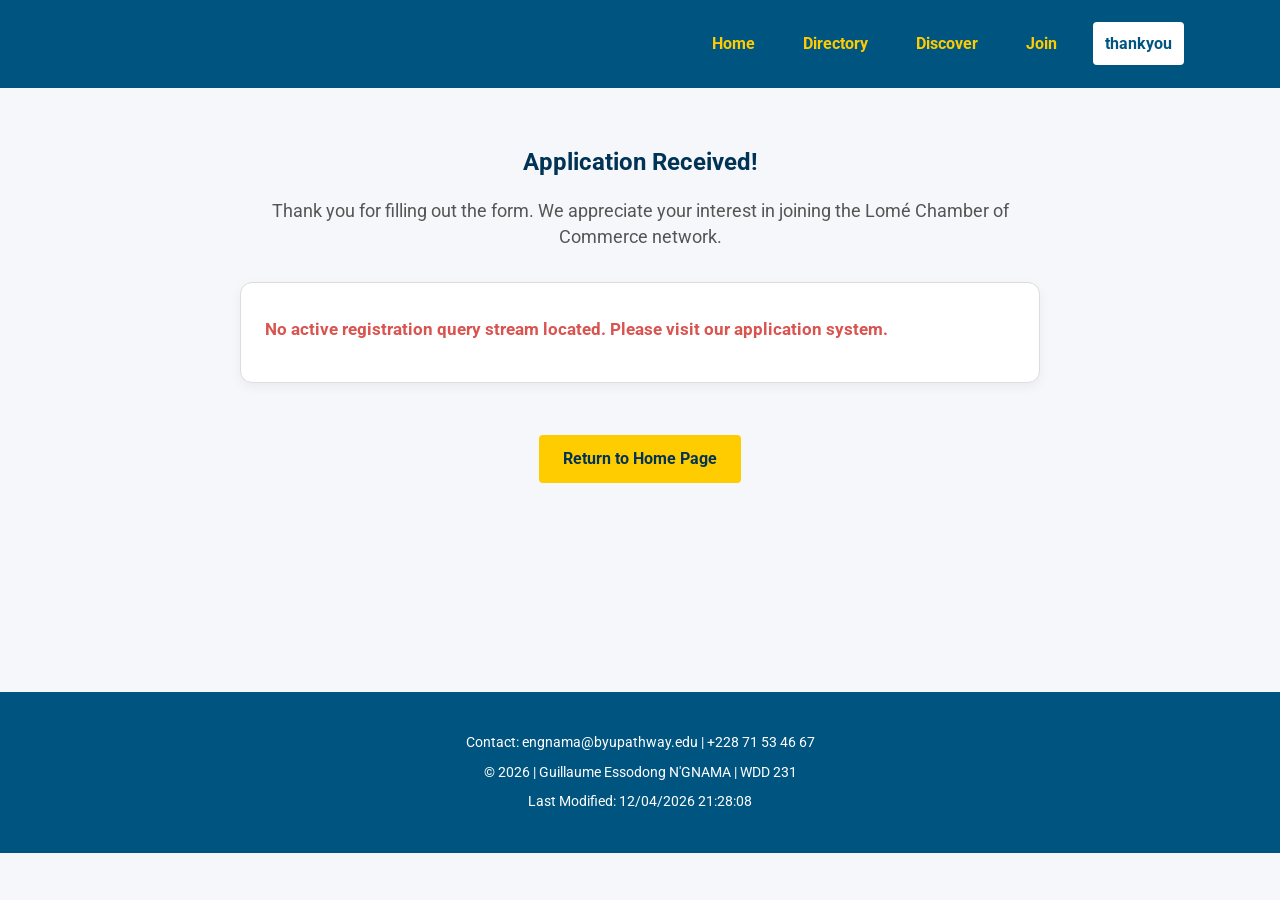
<file: chamber/thankyou.html>
<!DOCTYPE html>
<html lang="en">

<head>
    <meta charset="UTF-8">
    <meta name="viewport" content="width=device-width, initial-scale=1.0">
    <title>Chamber of Commerce - Submission Confirmation</title>
    <meta name="description"
        content="Thank you for submitting your application to the Lomé Chamber of Commerce. Your registration data has been captured successfully.">
    <meta name="author" content="Guillaume Essodong N'GNAMA">

    <link rel="icon" href="images/favicon.ico" type="image/x-icon">

    <link rel="preconnect" href="https://fonts.googleapis.com">
    <link rel="preconnect" href="https://fonts.gstatic.com" crossorigin>
    <link href="https://fonts.googleapis.com/css2?family=Roboto:wght@400;700&display=swap" rel="stylesheet">

    <link rel="stylesheet" href="styles/small.css">
    <link rel="stylesheet" href="styles/large.css" media="(min-width: 768px)">

    <script src="scripts/main.js" defer></script>
    <script src="scripts/date.js" defer></script>
</head>

<body>
    <header>
        <nav>
            <ul>
                <li><a href="index.html">Home</a></li>
                <li><a href="directory.html">Directory</a></li>
                <li><a href="discover.html">Discover</a></li>
                <li><a href="join.html">Join</a></li>
                <li><a href="thankyou.html" class="active">thankyou</a></li>
            </ul>
        </nav>
    </header>

    <main class="thankyou-container">
        <section class="thankyou-message">
            <h1>Application Received!</h1>
            <p>Thank you for filling out the form. We appreciate your interest in joining the Lomé Chamber of Commerce
                network.</p>
        </section>

        <div id="submissionOutput" class="thankyou-box">
        </div>

        <div class="thankyou-actions">
            <a href="index.html" class="cta-button">Return to Home Page</a>
        </div>
    </main>

    <footer>
        <p>Contact: engnama@byupathway.edu | +228 71 53 46 67</p>
        <p>&copy; <span id="currentyear"></span> | Guillaume Essodong N'GNAMA | WDD 231</p>
        <p>Last Modified: <span id="lastModified"></span></p>
    </footer>
</body>

</html>
</file>
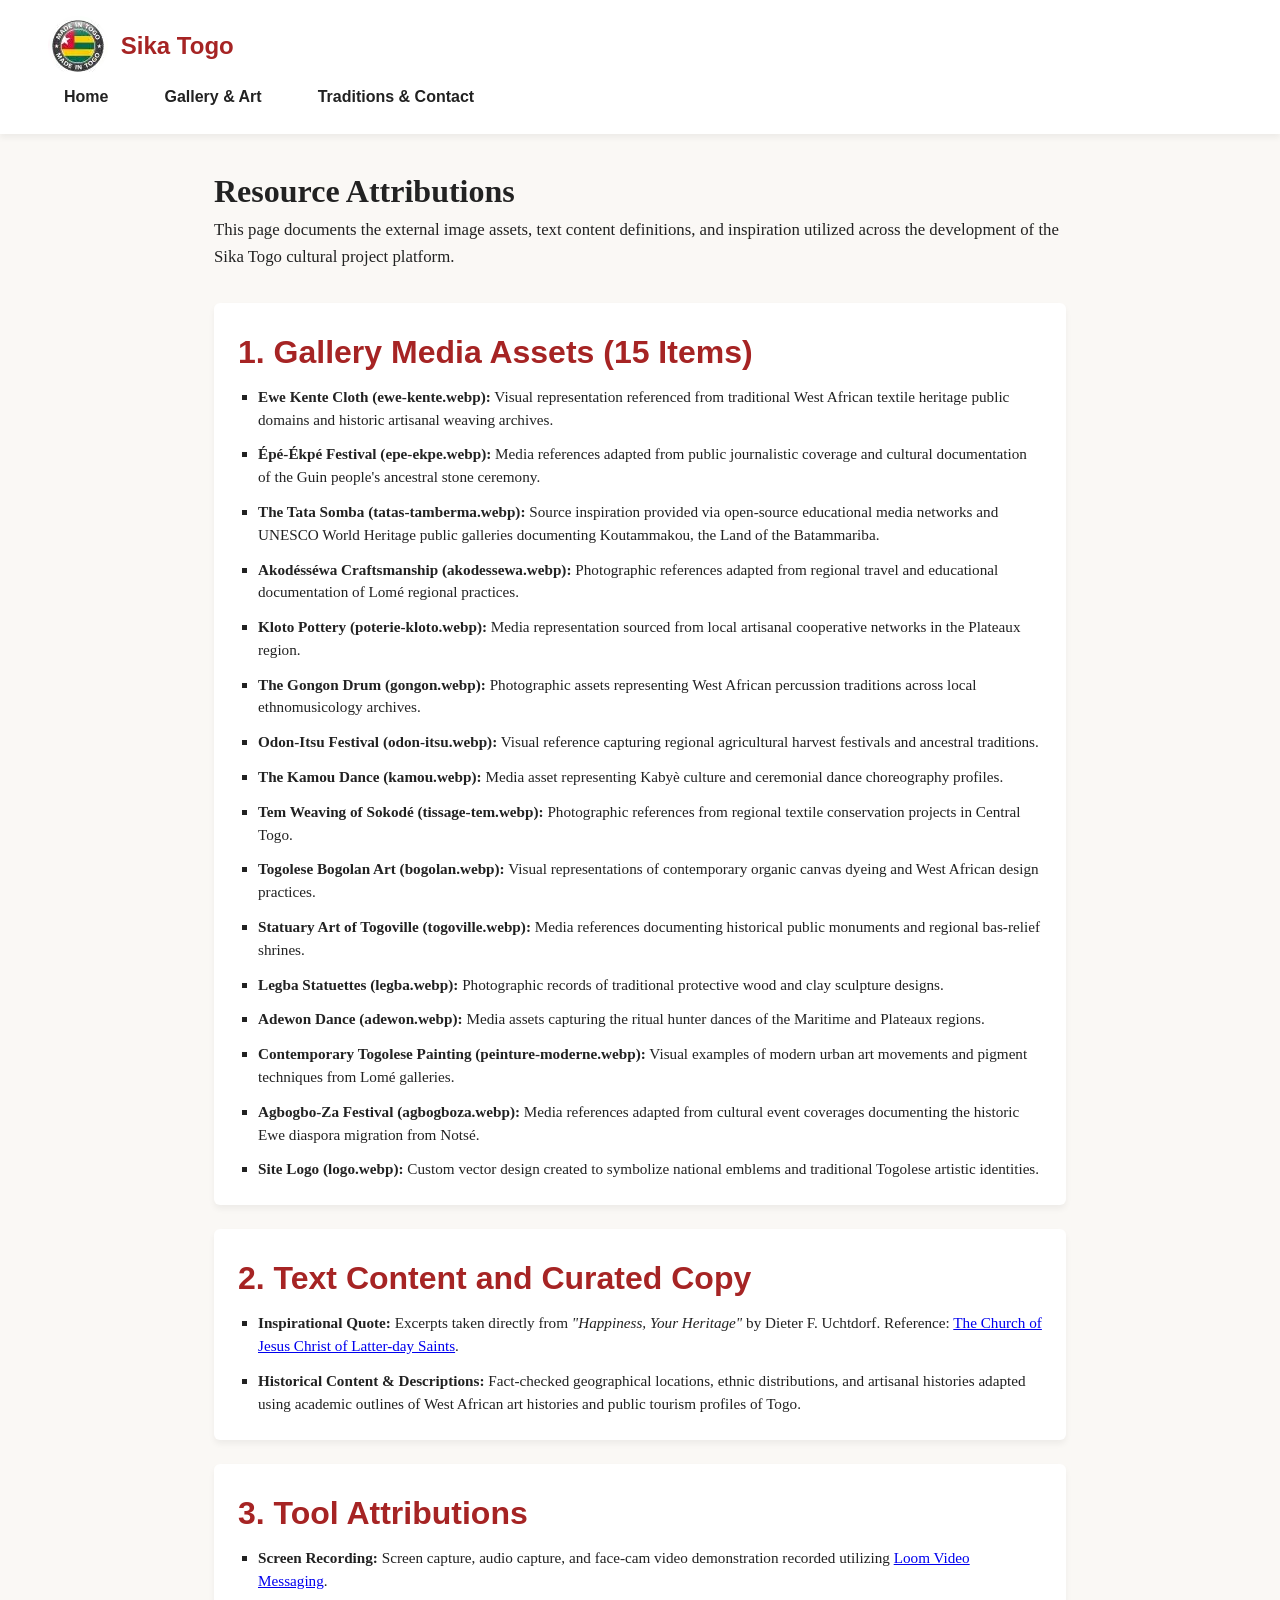
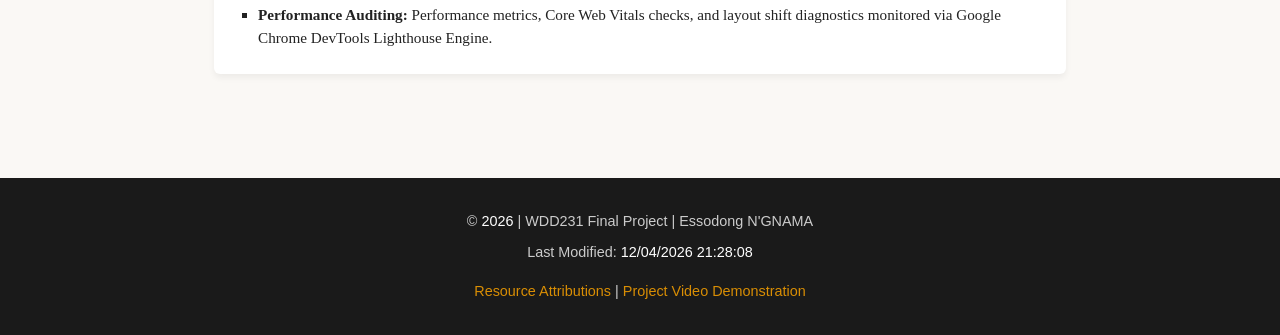
<file: finalproject/attributions.html>
<!DOCTYPE html>
<html lang="en-US">

<head>
    <meta charset="UTF-8">
    <meta name="viewport" content="width=device-width, initial-scale=1.0">
    <title>Resource Attributions | Sika Togo</title>

    <meta name="description"
        content="Resource attributions and project documentation for Sika Togo, detailing all 15 media assets, text content definitions, and external citations used.">
    <meta name="author" content="Essodong N'GNAMA">

    <link rel="icon" href="images/favicon.ico" type="image/x-icon">
    <link rel="icon" href="images/logo.webp" type="image/webp">

    <meta property="og:title" content="Resource Attributions | Sika Togo">
    <meta property="og:description"
        content="Resource attributions and project documentation for Sika Togo, detailing all media assets and content citations.">
    <meta property="og:image" content="https://essodong-pro.github.io/wdd231/finalproject/images/logo.webp">
    <meta property="og:url" content="https://essodong-pro.github.io/wdd231/finalproject/attributions.html">
    <meta property="og:type" content="website">

    <link rel="preconnect" href="https://fonts.googleapis.com">
    <link rel="preconnect" href="https://fonts.gstatic.com" crossorigin>
    <link
        href="https://fonts.googleapis.com/css2?family=Cinzel:wght@600;700&family=Lora:ital,wght@0,400;0,600;1,400&display=swap"
        rel="stylesheet">

    <link rel="stylesheet" href="styles/base.css">
    <link rel="stylesheet" href="styles/components.css">

    <script src="scripts/main.js" defer></script>
</head>

<body>

    <header>
        <div class="header-container">
            <div class="logo-area">
                <img src="images/logo.webp" alt="Togo Art and Culture Logo" width="60" height="60" class="logo">
                <span class="logo-title">Sika Togo</span>
            </div>
            <button id="menu-button" aria-label="Toggle navigation menu" aria-expanded="false">
                <span class="hamburger-icon"></span>
            </button>
            <nav id="main-nav">
                <ul>
                    <li><a href="index.html">Home</a></li>
                    <li><a href="gallery.html">Gallery &amp; Art</a></li>
                    <li><a href="traditions.html">Traditions &amp; Contact</a></li>
                </ul>
            </nav>
        </div>
    </header>

    <main class="attributions-container">
        <h1>Resource Attributions</h1>
        <p>This page documents the external image assets, text content definitions, and inspiration utilized across the
            development of the Sika Togo cultural project platform.</p>

        <section class="attribution-group">
            <h2>1. Gallery Media Assets (15 Items)</h2>
            <ul>
                <li><strong>Ewe Kente Cloth (ewe-kente.webp):</strong> Visual representation referenced from traditional
                    West African textile heritage public domains and historic artisanal weaving archives.</li>
                <li><strong>Épé-Ékpé Festival (epe-ekpe.webp):</strong> Media references adapted from public
                    journalistic coverage and cultural documentation of the Guin people's ancestral stone ceremony.</li>
                <li><strong>The Tata Somba (tatas-tamberma.webp):</strong> Source inspiration provided via open-source
                    educational media networks and UNESCO World Heritage public galleries documenting Koutammakou, the
                    Land of the Batammariba.</li>
                <li><strong>Akodésséwa Craftsmanship (akodessewa.webp):</strong> Photographic references adapted from
                    regional travel and educational documentation of Lomé regional practices.</li>
                <li><strong>Kloto Pottery (poterie-kloto.webp):</strong> Media representation sourced from local
                    artisanal cooperative networks in the Plateaux region.</li>
                <li><strong>The Gongon Drum (gongon.webp):</strong> Photographic assets representing West African
                    percussion traditions across local ethnomusicology archives.</li>
                <li><strong>Odon-Itsu Festival (odon-itsu.webp):</strong> Visual reference capturing regional
                    agricultural harvest festivals and ancestral traditions.</li>
                <li><strong>The Kamou Dance (kamou.webp):</strong> Media asset representing Kabyè culture and ceremonial
                    dance choreography profiles.</li>
                <li><strong>Tem Weaving of Sokodé (tissage-tem.webp):</strong> Photographic references from regional
                    textile conservation projects in Central Togo.</li>
                <li><strong>Togolese Bogolan Art (bogolan.webp):</strong> Visual representations of contemporary organic
                    canvas dyeing and West African design practices.</li>
                <li><strong>Statuary Art of Togoville (togoville.webp):</strong> Media references documenting historical
                    public monuments and regional bas-relief shrines.</li>
                <li><strong>Legba Statuettes (legba.webp):</strong> Photographic records of traditional protective wood
                    and clay sculpture designs.</li>
                <li><strong>Adewon Dance (adewon.webp):</strong> Media assets capturing the ritual hunter dances of the
                    Maritime and Plateaux regions.</li>
                <li><strong>Contemporary Togolese Painting (peinture-moderne.webp):</strong> Visual examples of modern
                    urban art movements and pigment techniques from Lomé galleries.</li>
                <li><strong>Agbogbo-Za Festival (agbogboza.webp):</strong> Media references adapted from cultural event
                    coverages documenting the historic Ewe diaspora migration from Notsé.</li>
                <li><strong>Site Logo (logo.webp):</strong> Custom vector design created to symbolize national emblems
                    and traditional Togolese artistic identities.</li>
            </ul>
        </section>

        <section class="attribution-group">
            <h2>2. Text Content and Curated Copy</h2>
            <ul>
                <li>
                    <strong>Inspirational Quote:</strong>
                    Excerpts taken directly from <em>"Happiness, Your Heritage"</em> by Dieter F. Uchtdorf. Reference:
                    <a href="https://www.churchofjesuschrist.org" target="_blank" rel="noopener">The Church of Jesus
                        Christ of Latter-day Saints</a>.
                </li>
                <li>
                    <strong>Historical Content &amp; Descriptions:</strong>
                    Fact-checked geographical locations, ethnic distributions, and artisanal histories adapted using
                    academic outlines of West African art histories and public tourism profiles of Togo.
                </li>
            </ul>
        </section>

        <section class="attribution-group">
            <h2>3. Tool Attributions</h2>
            <ul>
                <li><strong>Screen Recording:</strong> Screen capture, audio capture, and face-cam video demonstration
                    recorded utilizing <a href="https://www.loom.com" target="_blank" rel="noopener">Loom Video
                        Messaging</a>.</li>
                <li><strong>Performance Auditing:</strong> Performance metrics, Core Web Vitals checks, and layout shift
                    diagnostics monitored via Google Chrome DevTools Lighthouse Engine.</li>
            </ul>
        </section>
    </main>

    <footer>
        <div class="footer-container">
            <p>&copy; <span id="current-year"></span> | WDD231 Final Project | Essodong N'GNAMA</p>
            <p>Last Modified: <span id="last-modified"></span></p>
            <div class="footer-links">
                <a href="attributions.html" class="active">Resource Attributions</a> |
                <a href="https://1drv.ms/v/c/4512b923f22e9b46/IQDRAGwCUGmRTIYs3h4FVqDiAbeohtoQIUtxh4grlgbyOOw?e=E1vZg2" target="_blank" rel="noopener">Project Video Demonstration</a>
            </div>
        </div>
    </footer>

</body>

</html>
</file>
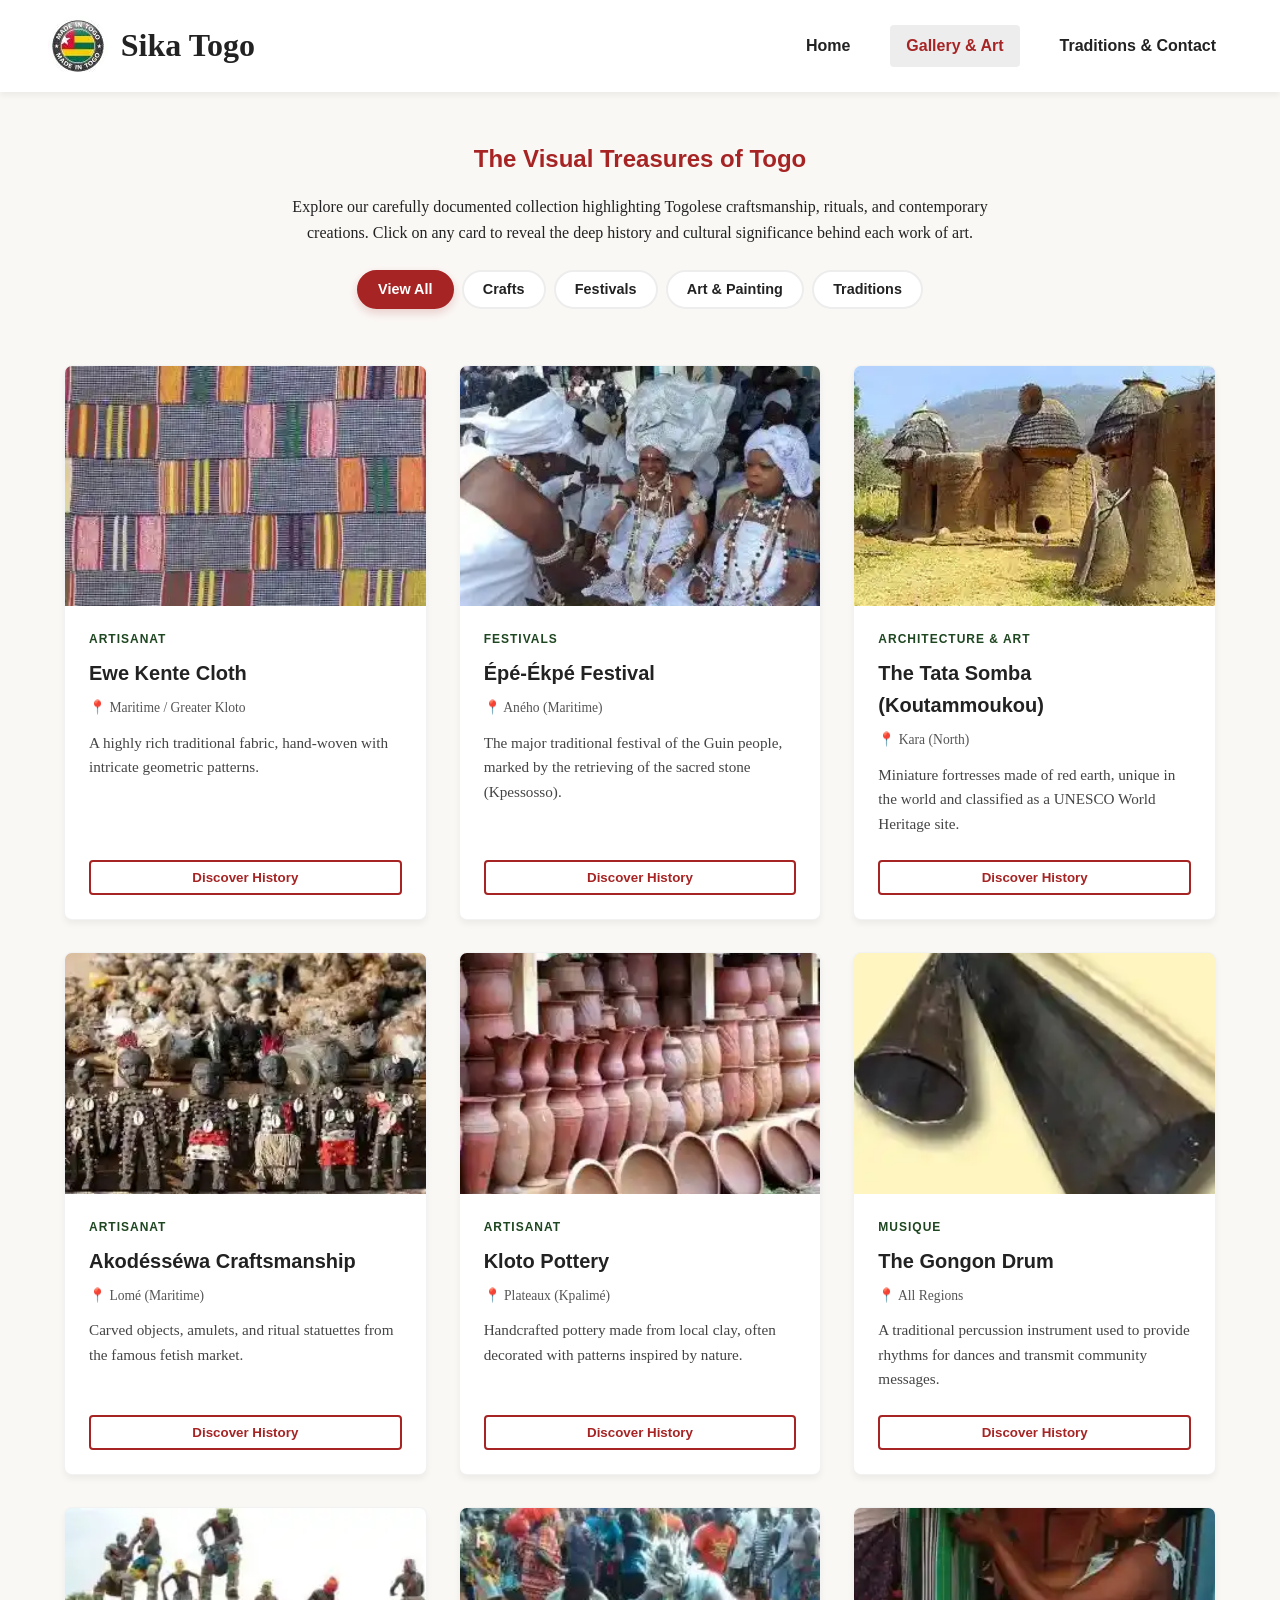
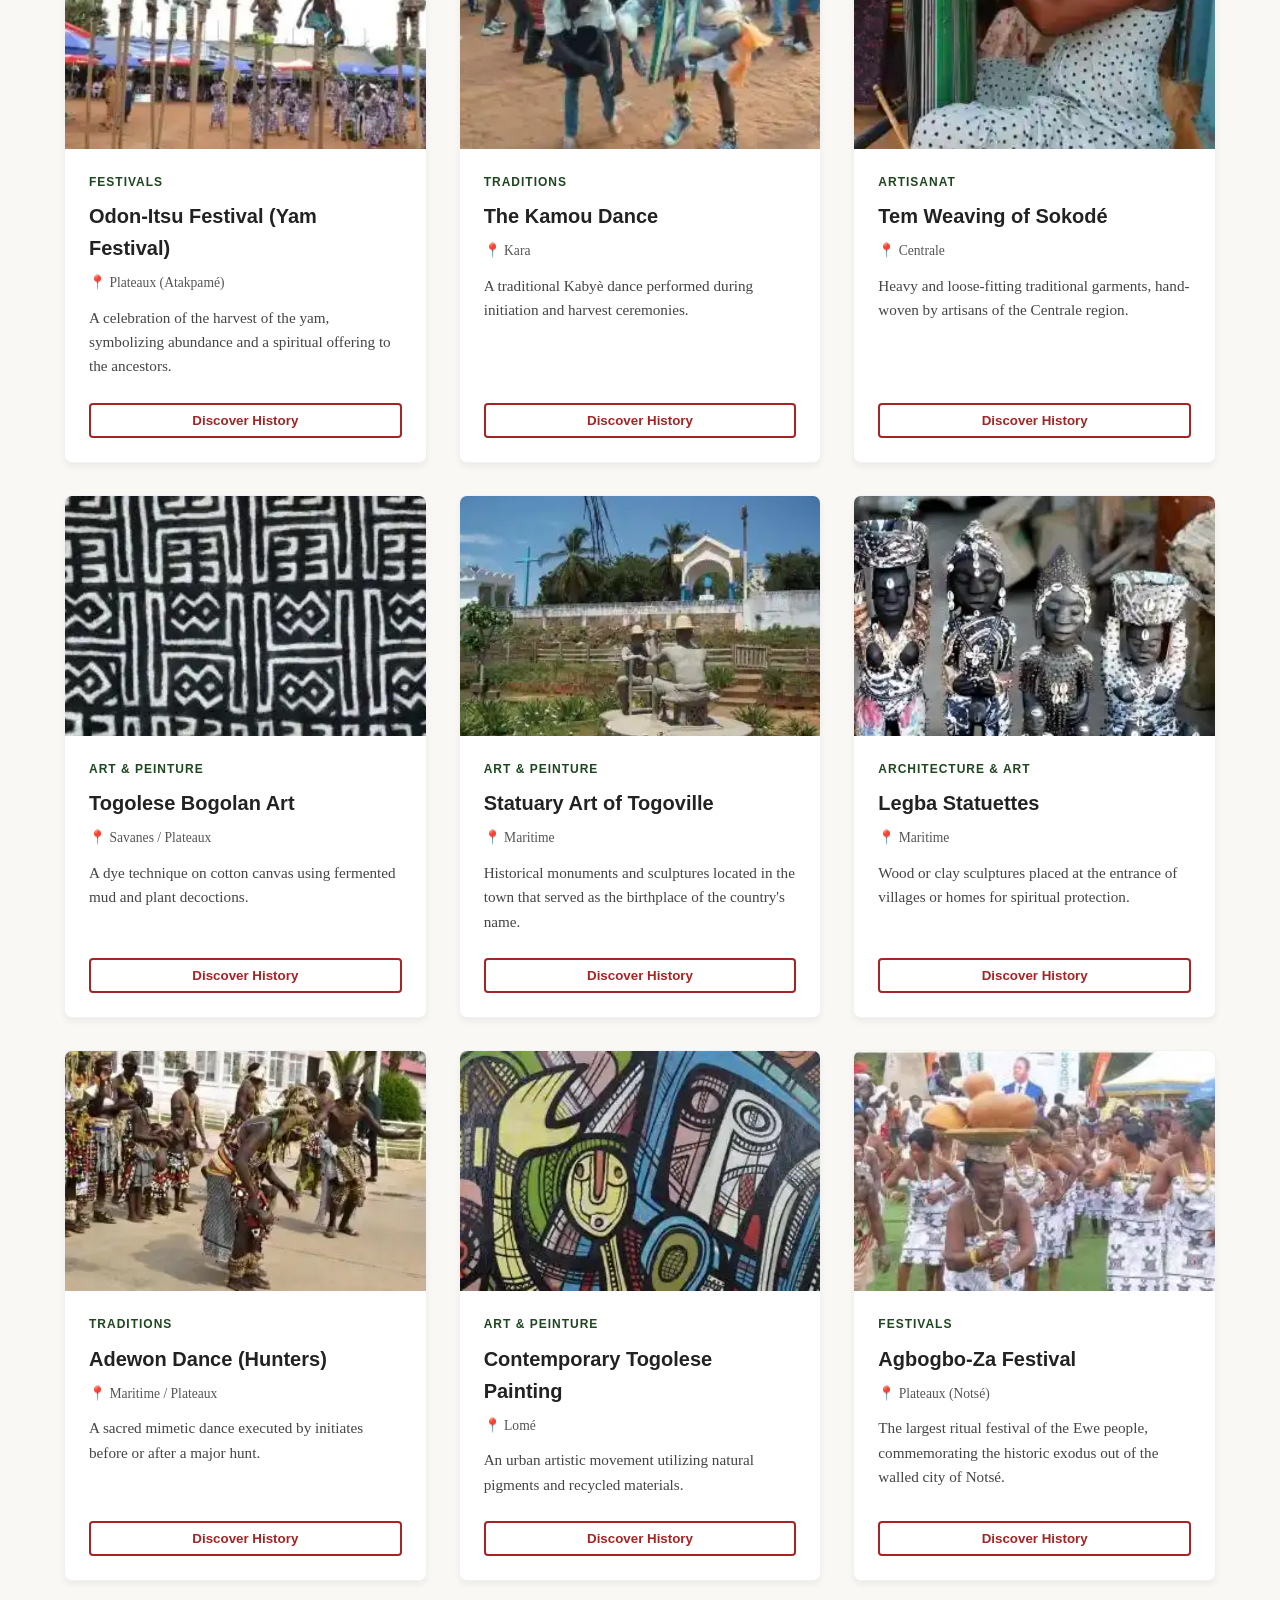
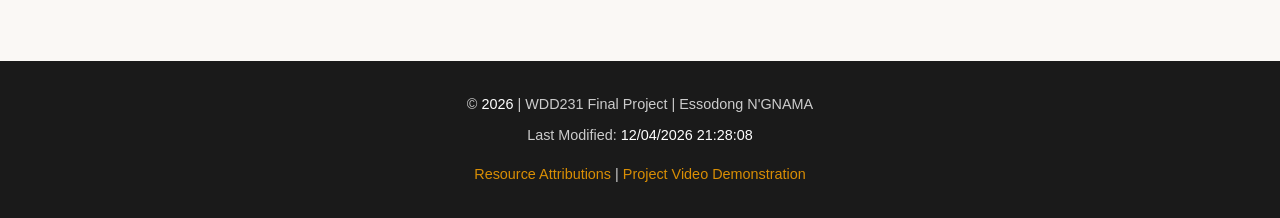
<file: finalproject/gallery.html>
<!DOCTYPE html>
<html lang="en">

<head>
    <meta charset="UTF-8">
    <meta name="viewport" content="width=device-width, initial-scale=1.0">
    <title>Art & Culture Gallery | Sika Togo</title>

    <meta name="description"
        content="Explore the Togolese art gallery curated by Essodong N'GNAMA. Discover 15 unique cultural treasures of Togo, including Kente textiles, traditional sculptures, and contemporary paintings.">
    <meta name="author" content="Essodong N'GNAMA">
    <link rel="icon" href="images/favicon.ico" type="image/x-icon">

    <meta property="og:title" content="Togolese Art & Culture Gallery | Sika Togo">
    <meta property="og:type" content="website">
    <meta property="og:description"
        content="A digital exhibition of Togolese craftsmanship, traditions, and pictorial masterpieces compiled by Essodong N'GNAMA.">
    <meta property="og:image" content="images/ewe-kente.webp">
    <meta property="og:url" content="https://your-username.github.io/wdd231/finalproject/gallery.html">

    <link rel="preload" href="data/culture.json" as="fetch" crossorigin="anonymous">

    <link rel="stylesheet" href="styles/base.css">
    <link rel="stylesheet" href="styles/components.css">

    <script type="module" src="scripts/main.js"></script>
    <script type="module" src="scripts/gallery-app.js"></script>
</head>

<body>

    <header>
        <div class="logo-area">
            <img src="images/logo.webp" alt="Togo Art and Culture Logo" width="60" height="60" class="logo">
            <h1>Sika Togo</h1>
        </div>

        <button id="menu-button" aria-label="Open navigation menu" aria-expanded="false">
            <span class="hamburger-icon"></span>
        </button>
        <nav id="main-nav">
            <ul>
                <li><a href="index.html">Home</a></li>
                <li><a href="gallery.html" class="active">Gallery & Art</a></li>
                <li><a href="traditions.html">Traditions & Contact</a></li>
            </ul>
        </nav>
    </header>

    <main>
        <section class="gallery-intro">
            <h2>The Visual Treasures of Togo</h2>
            <p>Explore our carefully documented collection highlighting Togolese craftsmanship, rituals, and
                contemporary creations. Click on any card to reveal the deep history and cultural significance
                behind each work of art.</p>

            <div class="filter-controls">
                <button class="filter-btn active" data-category="all">View All</button>
                <button class="filter-btn" data-category="Artisanat">Crafts</button>
                <button class="filter-btn" data-category="Festivals">Festivals</button>
                <button class="filter-btn" data-category="Art & Peinture">Art & Painting</button>
                <button class="filter-btn" data-category="Traditions">Traditions</button>
            </div>
        </section>

        <div id="gallery-grid" class="cards-grid">
            <p class="loading-placeholder">Loading cultural masterpieces...</p>
        </div>

        <dialog id="culture-modal">
            <div class="modal-content">
                <button id="close-modal" aria-label="Close window">&times;</button>
                <div id="modal-details">
                </div>
            </div>
        </dialog>
    </main>

    <footer>
        <p>&copy; <span id="current-year"></span> | WDD231 Final Project | Essodong N'GNAMA</p>
        <p>Last Modified: <span id="last-modified"></span></p>
        <div class="footer-links">
            <a href="attributions.html">Resource Attributions</a> |
            <a href="https://1drv.ms/v/c/4512b923f22e9b46/IQDRAGwCUGmRTIYs3h4FVqDiAbeohtoQIUtxh4grlgbyOOw?e=E1vZg2" target="_blank" rel="noopener">Project Video Demonstration</a>
        </div>
    </footer>

</body>

</html>
</file>
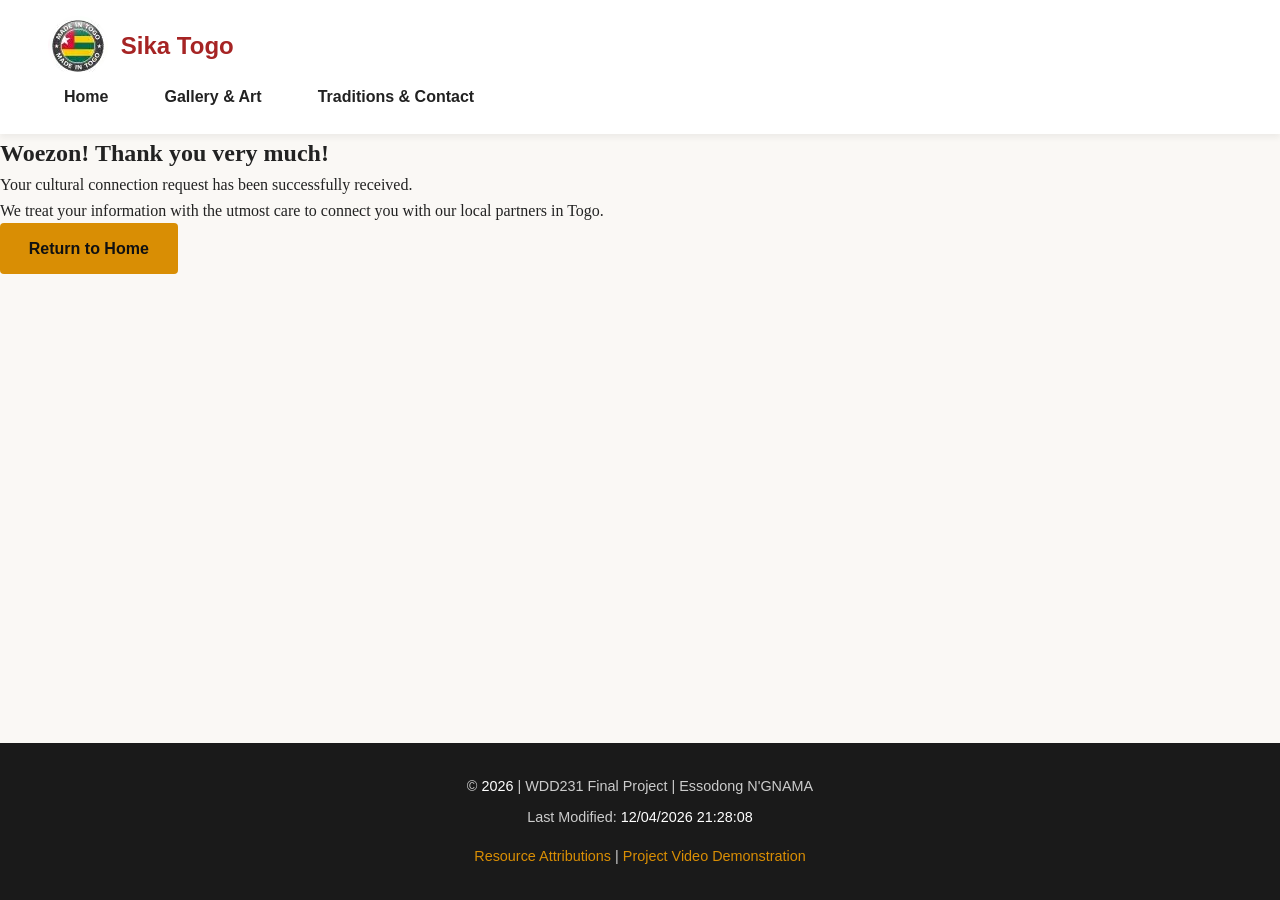
<file: finalproject/thankyou.html>
<!DOCTYPE html>
<html lang="en-US">

<head>
    <meta charset="UTF-8">
    <meta name="viewport" content="width=device-width, initial-scale=1.0">
    <title>Thank You for Your Interest | Sika Togo</title>
    <meta name="description"
        content="Thank you for your interest in Sika Togo. Your cultural inquiry has been received, and our team will be in touch shortly.">
    <meta name="author" content="Essodong N'GNAMA">
    <link rel="icon" href="images/favicon.ico" type="image/x-icon">

    <meta property="og:title" content="Thank You | Sika Togo">
    <meta property="og:description"
        content="Thank you for your interest in Sika Togo. Your cultural inquiry has been received.">
    <meta property="og:image" content="https://essodong-pro.github.io/wdd231/finalproject/images/logo.webp">
    <meta property="og:url" content="https://essodong-pro.github.io/wdd231/finalproject/thankyou.html">
    <meta property="og:type" content="website">

    <link rel="stylesheet" href="styles/base.css">
    <link rel="stylesheet" href="styles/components.css">

    <script type="module" src="scripts/main.js"></script>
</head>

<body>

    <header>
        <div class="header-container">
            <div class="logo-area">
                <img src="images/logo.webp" alt="Togo Art and Culture Logo" width="60" height="60" class="logo">
                <span class="logo-title">Sika Togo</span>
            </div>
            <button id="menu-button" aria-label="Toggle navigation menu" aria-expanded="false">
                <span class="hamburger-icon"></span>
            </button>
            <nav id="main-nav">
                <ul>
                    <li><a href="index.html">Home</a></li>
                    <li><a href="gallery.html">Gallery &amp; Art</a></li>
                    <li><a href="traditions.html">Traditions &amp; Contact</a></li>
                </ul>
            </nav>
        </div>
    </header>

    <main>
        <section class="thankyou-message">
            <h1>Woezon! Thank you very much!</h1>
            <p>Your cultural connection request has been successfully received.</p>
            <p>We treat your information with the utmost care to connect you with our local partners in Togo.</p>
            <a href="index.html" class="cta-button">Return to Home</a>
        </section>
    </main>

    <footer>
        <div class="footer-container">
            <p>&copy; <span id="current-year"></span> | WDD231 Final Project | Essodong N'GNAMA</p>
            <p>Last Modified: <span id="last-modified"></span></p>
            <div class="footer-links">
                <a href="attributions.html">Resource Attributions</a> |
                <a href="https://1drv.ms/v/c/4512b923f22e9b46/IQDRAGwCUGmRTIYs3h4FVqDiAbeohtoQIUtxh4grlgbyOOw?e=E1vZg2" target="_blank" rel="noopener">Project Video Demonstration</a>
            </div>
        </div>
    </footer>

</body>

</html>
</file>
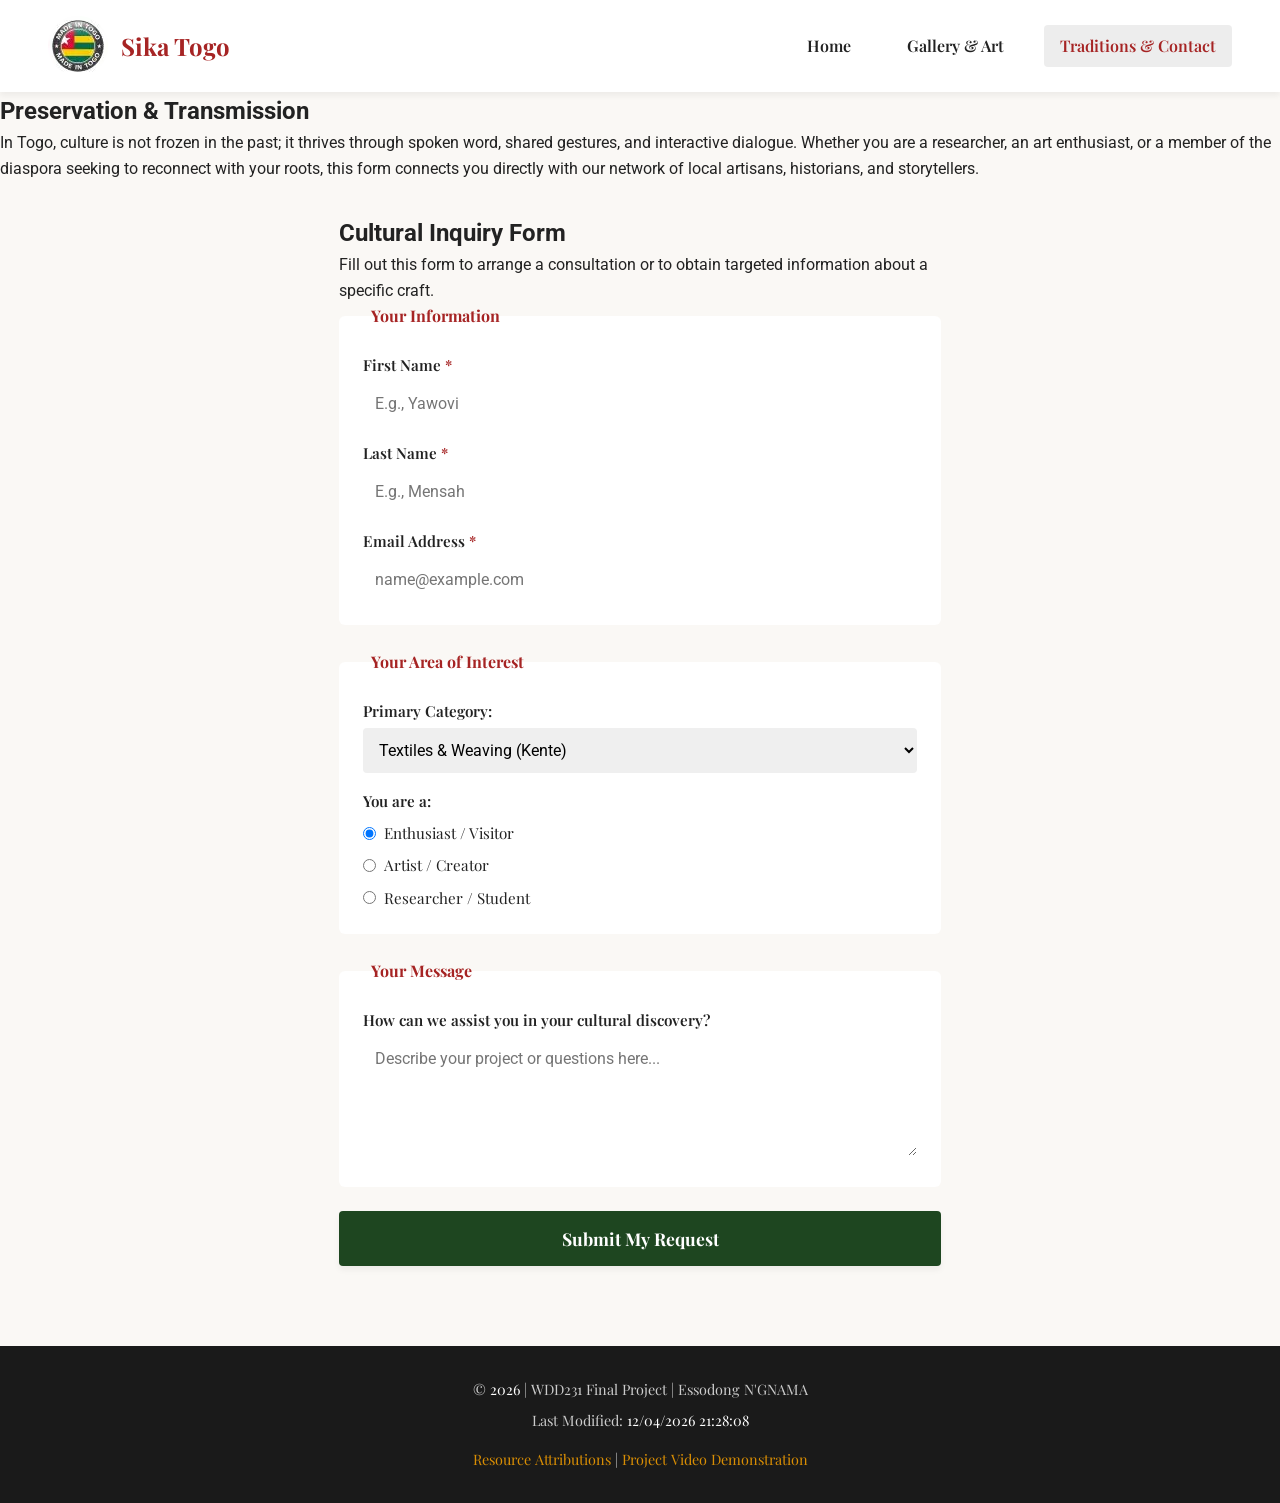
<file: finalproject/traditions.html>
<!DOCTYPE html>
<html lang="en">

<head>
    <meta charset="UTF-8">
    <meta name="viewport" content="width=device-width, initial-scale=1.0">
    <title>Traditions & Connection | Sika Togo</title>

    <link rel="preconnect" href="https://fonts.googleapis.com">
    <link rel="preconnect" href="https://fonts.gstatic.com" crossorigin>
    <link
        href="https://fonts.googleapis.com/css2?family=Playfair+Display:ital,wght@0,400..900;1,400..900&family=Roboto:ital,wght@0,300;0,400;0,700;1,300&display=swap"
        rel="stylesheet">

    <meta name="description"
        content="Discover major Togolese traditions with Essodong N'GNAMA. Join our community or contact local artisans via our online form.">
    <meta name="author" content="Essodong N'GNAMA">
    <link rel="icon" href="images/favicon.ico" type="image/x-icon">

    <meta property="og:title" content="Traditions & Cultural Connection | Sika Togo">
    <meta property="og:type" content="website">
    <meta property="og:description"
        content="Explore the transmission of knowledge in Togo and contact us to engage with creators of authentic art.">
    <meta property="og:image" content="https://essodong-pro.github.io/wdd231/finalproject/images/ewe-kente.webp">
    <meta property="og:url" content="https://essodong-pro.github.io/wdd231/finalproject/traditions.html">

    <link rel="stylesheet" href="styles/base.css">
    <link rel="stylesheet" href="styles/components.css">

    <script type="module" src="scripts/main.js"></script>
    <script type="module" src="scripts/form-handler.js"></script>
</head>

<body>

    <header>
        <div class="logo-area">
            <img src="images/logo.webp" alt="Togo Art and Culture Logo" width="60" height="60" class="logo">
            <p class="logo-title">Sika Togo</p>
        </div>

        <button id="menu-button" aria-label="Open navigation menu" aria-expanded="false">
            <span class="hamburger-icon"></span>
        </button>
        <nav id="main-nav">
            <ul>
                <li><a href="index.html">Home</a></li>
                <li><a href="gallery.html">Gallery & Art</a></li>
                <li><a href="traditions.html" class="active">Traditions & Contact</a></li>
            </ul>
        </nav>
    </header>

    <main>
        <section class="traditions-intro">
            <h1>Preservation & Transmission</h1>
            <p>In Togo, culture is not frozen in the past; it thrives through spoken word, shared gestures, and
                interactive dialogue. Whether you are a researcher, an art enthusiast, or a member of the diaspora
                seeking to reconnect with your roots, this form connects you directly with our network of local
                artisans, historians, and storytellers.</p>
        </section>

        <section class="form-section">
            <h2>Cultural Inquiry Form</h2>
            <p>Fill out this form to arrange a consultation or to obtain targeted information about a specific craft.
            </p>

            <form action="thankyou.html" method="get" class="cultural-form">

                <fieldset>
                    <legend>Your Information</legend>

                    <label for="fname">First Name <span class="required">*</span></label>
                    <input type="text" id="fname" name="firstname" required placeholder="E.g., Yawovi">

                    <label for="lname">Last Name <span class="required">*</span></label>
                    <input type="text" id="lname" name="lastname" required placeholder="E.g., Mensah">

                    <label for="email">Email Address <span class="required">*</span></label>
                    <input type="email" id="email" name="email" required placeholder="name@example.com">
                </fieldset>

                <fieldset>
                    <legend>Your Area of Interest</legend>

                    <label for="interest-select">Primary Category:</label>
                    <select id="interest-select" name="category">
                        <option value="textiles">Textiles & Weaving (Kente)</option>
                        <option value="artisanat">Sculpture & Pottery</option>
                        <option value="festivals">Festivals & Rites (Épé-Ékpé, Agbogbo-Za)</option>
                        <option value="contemporain">Urban & Modern Art</option>
                    </select>

                    <label>You are a:</label>
                    <div class="radio-group" id="user-type">
                        <label><input type="radio" name="usertype" value="visitor" checked> Enthusiast / Visitor</label>
                        <label><input type="radio" name="usertype" value="artist"> Artist / Creator</label>
                        <label><input type="radio" name="usertype" value="researcher"> Researcher / Student</label>
                    </div>
                </fieldset>

                <fieldset>
                    <legend>Your Message</legend>
                    <label for="message">How can we assist you in your cultural discovery?</label>
                    <textarea id="message" name="message" rows="5"
                        placeholder="Describe your project or questions here..."></textarea>
                </fieldset>

                <button type="submit" class="submit-btn">Submit My Request</button>
            </form>
        </section>
    </main>

    <footer>
        <p>&copy; <span id="current-year"></span> | WDD231 Final Project | Essodong N'GNAMA</p>
        <p>Last Modified: <span id="last-modified"></span></p>
        <div class="footer-links">
            <a href="attributions.html">Resource Attributions</a> |
            <a href="https://1drv.ms/v/c/4512b923f22e9b46/IQDRAGwCUGmRTIYs3h4FVqDiAbeohtoQIUtxh4grlgbyOOw?e=E1vZg2" target="_blank" rel="noopener">Project Video Demonstration</a>
        </div>
    </footer>

</body>

</html>
</file>
<file: styles/small.css>
body {
    font-family: 'Roboto', sans-serif;
    margin: 0;
    line-height: 1.6;
    background-color: #f4f4f4;
    color: #333333;
}

header {
    background-color: #004466;
    color: #ffffff;
    padding: 1rem;
    display: flex;
    justify-content: space-between;
    align-items: center;
}

.header-container {
    display: flex;
    align-items: center;
    gap: 10px;
}

.logo {
    width: 50px;
    height: 50px;
    display: block;
}

#menuButton {
    background: none;
    border: none;
    color: #ffffff;
    font-size: 2rem;
    cursor: pointer;
}

/* --- NAVIGATION --- */
nav {
    display: none;
    background-color: #333333;
    color: #ffffff;
    /* Corrected: Prevents 1:1 contrast ratio with body text color */
}

nav.open {
    display: flex;
    flex-direction: column;
}

nav a {
    color: #ffffff;
    padding: 1rem;
    text-decoration: none;
    text-align: center;
    border-bottom: 1px solid #444;
}

nav a.active {
    background-color: #004466;
    font-weight: bold;
}

/* --- MAIN CONTENT & MOBILE GRID --- */
main {
    padding: 1rem;
    max-width: 1200px;
    margin: 0 auto;
}

.top-grid {
    display: grid;
    grid-template-columns: 1fr;
    gap: 1.5rem;
}

h1 {
    text-align: center;
    color: #004466;
    border-bottom: 1px solid #dbdbdb;
    padding-bottom: 10px;
}

.card {
    border: 1px solid #cccccc;
    background-color: #ffffff;
    margin-bottom: 1rem;
    border-radius: 5px;
    overflow: hidden;
}

.card-header {
    background-color: #333333;
    color: #ffffff;
    margin: 0;
    padding: 0.75rem;
    text-align: center;
}

.card-content {
    padding: 1rem;
}

.photo-box img {
    width: 200px;
    height: 160px;
    object-fit: cover;
    display: block;
    margin: 0 auto;
    border-radius: 5px;
}

/* --- COURSE GRID --- */
.course-container {
    display: grid;
    grid-template-columns: 1fr;
    gap: 15px;
}

.course-card {
    padding: 20px;
    border: 1px solid #cccccc;
    border-radius: 5px;
    text-align: center;
    font-weight: bold;
    background-color: #dbdbdb;
}

.course-card.completed {
    background-color: #d4edda;
    color: #155724;
}

.course-card.not-completed {
    background-color: #f8d7da;
    color: #333333;
}

/* --- FOOTER --- */
footer {
    display: flex;
    flex-direction: column;
    align-items: center;
    background-color: #ffffff;
    padding: 20px 0 0 0;
    color: #333333;
}

.social-links {
    display: flex;
    gap: 25px;
    margin-bottom: 20px;
}

.social-links img {
    width: 35px;
    height: 35px;
}

.footer-info {
    background-color: #dbdbdb;
    width: 100%;
    padding: 15px 0;
    text-align: center;
    border-top: 1px solid #cccccc;
}

.footer-info p {
    margin: 4px 0;
    font-size: 0.9rem;
}
</file>
<file: styles/large.css>
@media (min-width: 768px) {

    .top-grid {
        grid-template-columns: 2fr 1fr;
    }

    .course-container {
        grid-template-columns: repeat(3, 1fr);
    }

    #menuButton {
        display: none;
    }

    nav {
        display: flex !important;
        flex-direction: row;
        justify-content: center;
    }

    nav a {
        border-bottom: none;
        padding: 1rem 2rem;
    }

    nav a:hover {
        background-color: #444;
    }
}
</file>
<file: finalproject/styles/base.css>
:root {
    /* Brand Colors */
    --primary-color: #A62424;
    --secondary-color: #1E4620;
    --accent-color: #D98E04;

    /* UI & Neutral Colors */
    --text-color: #222222;
    --card-desc: #444444;
    /* Standardized for consistency */
    --bg-color: #FAF8F5;
    --white: #FFFFFF;
    --gray-light: #EDEDED;
    --gray-dark: #555555;

    /* Footer & Overlays */
    --footer-bg: #1A1A1A;
    --footer-text: #CCCCCC;
    --highlight-bg: #F0EAE1;

    --cta-hover: #BE7B03;
    --submit-hover: #132E15;
    --dark-text: #111111;

    /* Typography */
    --font-heading: 'Playfair Display', 'Helvetica Neue', Arial, sans-serif;
    --font-body: 'Roboto', Georgia, serif;

    --transition-smooth: cubic-bezier(0.4, 0, 0.2, 1);
    --shadow-subtle: 0 4px 6px rgba(0, 0, 0, 0.05);
}
* {
    margin: 0;
    padding: 0;
    box-sizing: border-box;
}

body {
    background-color: var(--bg-color);
    color: var(--text-color);
    font-family: var(--font-body);
    line-height: 1.6;
    display: flex;
    flex-direction: column;
    min-height: 100vh;
}

main {
    flex: 1;
}

header {
    background-color: var(--white);
    box-shadow: var(--shadow-subtle);
    padding: 1rem 1.5rem;
    display: flex;
    justify-content: space-between;
    align-items: center;
    position: relative;
    z-index: 1000;
}

.logo-area {
    display: flex;
    align-items: center;
    gap: 0.8rem;
}

.logo-area .logo-title {
    font-family: var(--font-heading);
    color: var(--primary-color);
    font-size: 1.5rem;
    font-weight: 700;
}

.logo {
    border-radius: 50%;
    object-fit: cover;
}

#menu-button {
    display: block;
    background: none;
    border: none;
    cursor: pointer;
    padding: 0.5rem;
    width: 44px;
    height: 44px;
    position: relative;
}

.hamburger-icon,
.hamburger-icon::before,
.hamburger-icon::after {
    content: "";
    display: block;
    background-color: var(--primary-color);
    height: 3px;
    width: 25px;
    position: absolute;
    left: 10px;
    transition: transform 0.3s var(--transition-smooth), top 0.3s var(--transition-smooth);
}

.hamburger-icon {
    top: 20px;
}

.hamburger-icon::before {
    top: -8px;
    left: 0;
}

.hamburger-icon::after {
    top: 8px;
    left: 0;
}

#menu-button.open .hamburger-icon {
    background-color: transparent;
}

#menu-button.open .hamburger-icon::before {
    top: 0;
    transform: rotate(45deg);
}

#menu-button.open .hamburger-icon::after {
    top: 0;
    transform: rotate(-45deg);
}

#main-nav {
    display: none;
    position: absolute;
    top: 100%;
    left: 0;
    width: 100%;
    background-color: var(--white);
    box-shadow: 0 10px 15px rgba(0, 0, 0, 0.1);
}

#main-nav.open {
    display: block;
}

#main-nav ul {
    list-style: none;
    display: flex;
    flex-direction: column;
}

#main-nav a {
    display: block;
    padding: 1rem 1.5rem;
    color: var(--text-color);
    text-decoration: none;
    font-family: var(--font-heading);
    font-weight: 600;
    border-bottom: 1px solid var(--gray-light);
    transition: background-color 0.2s;
}

#main-nav a:hover,
#main-nav a.active {
    background-color: var(--gray-light);
    color: var(--primary-color);
}

.hero-banner {
    background: linear-gradient(rgba(0, 0, 0, 0.7), rgba(0, 0, 0, 0.7)), url('../images/ewe-kente.webp') center/cover no-repeat;
    background-color: var(--footer-bg);
    color: var(--white);
    padding: 4rem 1.5rem;
    text-align: center;
}

.hero-content p {
    font-size: 1.1rem;
    max-width: 600px;
    margin: 0 auto 2rem auto;
    text-shadow: 1px 1px 4px rgba(0, 0, 0, 0.9);
}

.cultural-quote {
    padding: 3rem 1.5rem;
    background-color: var(--white);
    text-align: center;
    border-left: 5px solid var(--primary-color);
    margin: 2rem 1rem;
}

.cultural-quote p {
    font-style: italic;
    font-size: 1.2rem;
    max-width: 800px;
    margin: 0 auto 0.5rem auto;
    color: var(--text-color);
}

.cultural-quote cite {
    font-family: var(--font-heading);
    font-size: 0.9rem;
    color: var(--gray-dark);
}

.intro-grid {
    padding: 2rem 1.5rem;
    display: flex;
    flex-direction: column;
    gap: 2rem;
}

.intro-text h2 {
    font-family: var(--font-heading);
    color: var(--secondary-color);
    font-size: 1.5rem;
    margin-bottom: 1rem;
}

.intro-text p {
    margin-bottom: 1rem;
}

.responsive-img {
    width: 100%;
    height: auto;
    border-radius: 8px;
    box-shadow: var(--shadow-subtle);
}

.highlight-section {
    padding: 2rem 1.5rem;
    background-color: var(--highlight-bg);
}

.highlight-section h3 {
    font-family: var(--font-heading);
    margin-bottom: 1rem;
}

.highlight-card {
    background: var(--white);
    padding: 1.5rem;
    border-radius: 6px;
    border-top: 4px solid var(--secondary-color);
}

.text-link {
    display: inline-block;
    margin-top: 1rem;
    color: var(--secondary-color);
    font-weight: bold;
    text-decoration: none;
}

footer {
    background-color: var(--footer-bg);
    color: var(--footer-text);
    text-align: center;
    padding: 2rem 1rem;
    font-family: var(--font-heading);
    font-size: 0.9rem;
    margin-top: 3rem;
}

footer p {
    margin-bottom: 0.5rem;
}

footer span {
    color: var(--white);
}

.footer-links {
    margin-top: 1rem;
}

.footer-links a {
    color: var(--accent-color);
    text-decoration: none;
    transition: color 0.2s;
}

.footer-links a:hover {
    color: var(--white);
}

@media (min-width: 768px) {
    header {
        padding: 1rem 3rem;
    }

    #menu-button {
        display: none;
    }

    #main-nav {
        display: block;
        position: static;
        width: auto;
        box-shadow: none;
    }

    #main-nav ul {
        flex-direction: row;
        gap: 1.5rem;
    }

    #main-nav a {
        border-bottom: none;
        padding: 0.5rem 1rem;
        border-radius: 4px;
    }

    .hero-banner {
        padding: 7rem 2rem;
    }

    .intro-grid {
        display: grid;
        grid-template-columns: 1fr 1fr;
        align-items: center;
        max-width: 1200px;
        margin: 0 auto;
        padding: 4rem 2rem;
    }
}

.visually-hidden {
    position: absolute;
    width: 1px;
    height: 1px;
    padding: 0;
    margin: -1px;
    overflow: hidden;
    clip: rect(0, 0, 0, 0);
    border: 0;
}
</file>
<file: finalproject/styles/components.css>
.gallery-intro {
    text-align: center;
    padding: 3rem 1.5rem 1.5rem 1.5rem;
    max-width: 800px;
    margin: 0 auto;
}

.gallery-intro h2 {
    font-family: var(--font-heading);
    color: var(--primary-color);
    margin-bottom: 1rem;
}

.filter-controls {
    display: flex;
    flex-wrap: wrap;
    justify-content: center;
    gap: 0.5rem;
    margin-top: 1.5rem;
}

.filter-btn {
    background-color: var(--white);
    color: var(--text-color);
    border: 2px solid var(--gray-light);
    padding: 0.6rem 1.2rem;
    font-family: var(--font-heading);
    font-weight: 600;
    font-size: 0.9rem;
    border-radius: 20px;
    cursor: pointer;
    transition: background-color 0.25s var(--transition-smooth),
        border-color 0.25s var(--transition-smooth),
        color 0.25s var(--transition-smooth),
        box-shadow 0.25s var(--transition-smooth);
}

.filter-btn:hover {
    border-color: var(--accent-color);
    color: var(--accent-color);
}

.filter-btn.active {
    background-color: var(--primary-color);
    border-color: var(--primary-color);
    color: var(--white);
    box-shadow: 0 4px 10px rgba(166, 36, 36, 0.2);
}

.cards-grid {
    display: grid;
    grid-template-columns: repeat(auto-fill, minmax(280px, 1fr));
    gap: 2rem;
    padding: 2rem 1.5rem;
    max-width: 1200px;
    margin: 0 auto;
    min-height: 800px;
}

.loading-placeholder,
.error-message,
.no-items {
    grid-column: 1 / -1;
    text-align: center;
    padding: 3rem;
    font-family: var(--font-heading);
    font-weight: bold;
}

.error-message {
    color: var(--primary-color);
}

.culture-card {
    background-color: var(--white);
    border-radius: 8px;
    overflow: hidden;
    box-shadow: var(--shadow-subtle);
    border: 1px solid rgba(0, 0, 0, 0.05);
    cursor: pointer;
    transition: transform 0.3s var(--transition-smooth), box-shadow 0.3s var(--transition-smooth);
    display: flex;
    flex-direction: column;
}

.culture-card:hover {
    transform: translateY(-5px);
    box-shadow: 0 12px 20px rgba(0, 0, 0, 0.08);
}

.card-image-wrapper {
    position: relative;
    width: 100%;
    padding-top: 66.66%;
    aspect-ratio: 3 / 2;
    background-color: var(--gray-light);
    overflow: hidden;
}

.card-image-wrapper img {
    position: absolute;
    top: 0;
    left: 0;
    width: 100%;
    height: 100%;
    object-fit: cover;
    transition: transform 0.5s ease;
}

.culture-card:hover .card-image-wrapper img {
    transform: scale(1.04);
}

.card-info {
    padding: 1.5rem;
    display: flex;
    flex-direction: column;
    flex-grow: 1;
}

.card-category {
    font-family: var(--font-heading);
    font-size: 0.75rem;
    text-transform: uppercase;
    font-weight: bold;
    color: var(--secondary-color);
    letter-spacing: 1px;
    margin-bottom: 0.5rem;
}

.card-info h3 {
    font-family: var(--font-heading);
    font-size: 1.25rem;
    margin-bottom: 0.5rem;
    color: var(--text-color);
}

.card-region {
    font-size: 0.85rem;
    color: var(--gray-dark);
    margin-bottom: 0.75rem;
}

.card-short-desc {
    font-size: 0.95rem;
    color: var(--card-desc);
    margin-bottom: 1.5rem;
    display: -webkit-box;
    -webkit-line-clamp: 3;
    -webkit-box-orient: vertical;
    overflow: hidden;
}

.view-details-btn {
    margin-top: auto;
    background: none;
    border: 2px solid var(--primary-color);
    color: var(--primary-color);
    padding: 0.5rem 1rem;
    font-family: var(--font-heading);
    font-weight: bold;
    border-radius: 4px;
    cursor: pointer;
    transition: background-color 0.2s, color 0.2s;
}

.culture-card:hover .view-details-btn {
    background-color: var(--primary-color);
    color: var(--white);
}

.hero-content h1 {
    font-family: var(--font-heading);
    color: var(--white);
    font-size: 1.8rem;
    margin-bottom: 1rem;
    text-shadow: 2px 2px 10px rgba(0, 0, 0, 0.9);
}

.cta-button {
    display: inline-block;
    background-color: var(--accent-color);
    color: var(--dark-text);
    padding: 0.8rem 1.8rem;
    font-family: var(--font-heading);
    font-weight: bold;
    text-decoration: none;
    border-radius: 4px;
    transition: transform 0.2s var(--transition-smooth),
        background-color 0.2s var(--transition-smooth),
        color 0.2s var(--transition-smooth);
}

.cta-button:hover {
    background-color: var(--cta-hover);
    color: var(--white);
    transform: translateY(-2px);
}

#culture-modal {
    border: none;
    border-radius: 12px;
    box-shadow: 0 20px 40px rgba(0, 0, 0, 0.3);
    max-width: 750px;
    width: 90%;
    margin: auto;
    padding: 0;
    overflow: hidden;
}

#culture-modal::backdrop {
    background: rgba(0, 0, 0, 0.75);
    backdrop-filter: blur(4px);
}

.modal-content {
    position: relative;
    background-color: var(--bg-color);
    padding: 2.5rem 2rem 2rem 2rem;
}

#close-modal {
    position: absolute;
    top: 10px;
    right: 15px;
    background: none;
    border: none;
    font-size: 2rem;
    cursor: pointer;
    color: var(--gray-dark);
    line-height: 1;
    transition: color 0.2s;
}

#close-modal:hover {
    color: var(--primary-color);
}

#modal-details h2 {
    font-family: var(--font-heading);
    color: var(--primary-color);
    margin-bottom: 0.25rem;
}

.modal-meta {
    font-family: var(--font-heading);
    font-size: 0.85rem;
    color: var(--gray-dark);
    border-bottom: 1px solid var(--gray-light);
    padding-bottom: 0.75rem;
    margin-bottom: 1.5rem;
}

.modal-body-layout {
    display: flex;
    flex-direction: column;
    gap: 1.5rem;
}

.modal-img-large {
    width: 100%;
    height: auto;
    max-height: 350px;
    object-fit: cover;
    border-radius: 6px;
}

.modal-text h3 {
    font-family: var(--font-heading);
    color: var(--secondary-color);
    margin: 1rem 0 0.5rem 0;
    font-size: 1.1rem;
}

.highlighted-details {
    background-color: var(--white);
    padding: 1rem;
    border-left: 4px solid var(--accent-color);
    font-style: italic;
    border-radius: 0 4px 4px 0;
}

.form-section {
    max-width: 650px;
    margin: 2rem auto;
    padding: 0 1.5rem;
}

.form-section h3 {
    font-family: var(--font-heading);
    color: var(--secondary-color);
    font-size: 1.6rem;
    margin-bottom: 0.5rem;
}

.cultural-form fieldset {
    border: 1px solid var(--border-fieldset);
    border-radius: 6px;
    padding: 1.5rem;
    margin-bottom: 1.5rem;
    background-color: var(--white);
}

.cultural-form legend {
    font-family: var(--font-heading);
    font-weight: bold;
    color: var(--primary-color);
    padding: 0 0.5rem;
}

.cultural-form label {
    display: block;
    margin-top: 1rem;
    font-family: var(--font-heading);
    font-weight: 600;
    font-size: 0.95rem;
}

.cultural-form label:first-of-type {
    margin-top: 0;
}

.required {
    color: var(--primary-color);
}

.cultural-form input[type="text"],
.cultural-form input[type="email"],
.cultural-form select,
.cultural-form textarea {
    width: 100%;
    padding: 0.75rem;
    margin-top: 0.3rem;
    border: 1px solid var(--border-form);
    border-radius: 4px;
    font-family: inherit;
    font-size: 1rem;
    transition: border-color 0.2s;
}

.cultural-form input:focus,
.cultural-form select:focus,
.cultural-form textarea:focus {
    outline: none;
    border-color: var(--secondary-color);
    box-shadow: 0 0 0 3px rgba(30, 70, 32, 0.1);
}

.radio-group {
    margin-top: 0.5rem;
    display: flex;
    flex-direction: column;
    gap: 0.5rem;
}

.radio-group label {
    font-weight: normal;
    margin-top: 0;
    cursor: pointer;
    display: flex;
    align-items: center;
    gap: 0.5rem;
}

.submit-btn {
    display: block;
    width: 100%;
    background-color: var(--secondary-color);
    color: var(--white);
    border: none;
    padding: 1rem;
    font-family: var(--font-heading);
    font-weight: bold;
    font-size: 1.1rem;
    border-radius: 4px;
    cursor: pointer;
    box-shadow: var(--shadow-subtle);
    transition: background-color 0.2s;
}

.submit-btn:hover {
    background-color: var(--submit-hover);
}

.attributions-container {
    max-width: 900px;
    margin: 2rem auto;
    padding: 0 1.5rem;
    text-align: left;
}

.attributions-container h2 {
    font-family: var(--font-heading);
    color: var(--primary-color);
    font-size: 2rem;
    margin-bottom: 0.5rem;
    text-align: left;
}

.attributions-container p {
    font-size: 1.05rem;
    color: var(--text-color);
    margin-bottom: 2rem;
}

.attribution-group {
    background-color: var(--white);
    border: 1px solid var(--border-attribution);
    border-radius: 6px;
    padding: 1.5rem;
    margin-bottom: 1.5rem;
    box-shadow: var(--shadow-subtle);
}

.attribution-group h3 {
    font-family: var(--font-heading);
    color: var(--secondary-color);
    font-size: 1.3rem;
    margin-top: 0;
    margin-bottom: 1rem;
    border-bottom: 1px solid var(--border-attribution-inner);
    padding-bottom: 0.5rem;
}

.attribution-group ul {
    list-style-type: square;
    padding-left: 1.25rem;
    margin: 0;
}

.attribution-group li {
    margin-bottom: 0.75rem;
    font-size: 0.95rem;
    line-height: 1.5;
}

.attribution-group li:last-child {
    margin-bottom: 0;
}

.attribution-group strong {
    color: var(--text-color);
}

@media (min-width: 600px) {
    .modal-body-layout {
        display: grid;
        grid-template-columns: 1fr 1fr;
    }

    .modal-img-large {
        max-height: 100%;
    }
}

@media (min-width: 768px) {
    .hero-content h1 {
        font-size: 2.8rem;
    }
}
</file>
<file: site-plan/site-plan.css>
/* -----------------------------------------------------------------
   PROJECT: Discover Togo - Full CSS Requirements
   AUTHOR: Essodong N'GNAMA
   ----------------------------------------------------------------- */

/* ===========================
   1. Root Variables (Design Tokens)
   =========================== */
:root {
    --primary: #006A4E;
    /* Deep Forest Green */
    --secondary: #B00028;
    /* Crimson optimized for text/contrast accessibility */
    --accent: #CC9900;
    /* Amber Gold optimized for text/contrast accessibility */
    --bg: #F8FAFC;
    /* Light slate layout background */
    --text: #1A202C;
    /* Deep Charcoal */
    --white: #ffffff;
}

/* ===========================
   2. Base Styles
   =========================== */
body {
    font-family: 'Open Sans', -apple-system, BlinkMacSystemFont, 'Segoe UI', Roboto, Helvetica, Arial, sans-serif;
    background-color: var(--bg);
    color: var(--text);
    line-height: 1.6;
    margin: 0;
    padding: 2rem;
}

h1,
h2,
h3 {
    font-family: 'Montserrat', 'Arial Black', sans-serif;
    margin: 0;
}

h1 {
    color: var(--primary);
    font-size: 2.5rem;
}

h2 {
    color: var(--primary);
    border-left: 5px solid var(--secondary);
    padding-left: 12px;
    margin-top: 2rem;
}

h3 {
    color: var(--secondary);
}

p,
li {
    font-size: 1rem;
}

strong {
    color: #000000;
}

/* ===========================
   3. Header & Footer
   =========================== */
header,
footer {
    text-align: center;
}

header {
    border-bottom: 4px solid var(--accent);
    padding-bottom: 1rem;
    margin-bottom: 2rem;
}

.subtitle {
    font-size: 1.1rem;
    color: var(--secondary);
    margin-top: 0.5rem;
    font-weight: 600;
}

footer {
    margin-top: 3rem;
    font-size: 0.9rem;
    color: #5A6A85;
    /* Darkened gray to pass WCAG AA background text contrast ratio */
    border-top: 2px solid var(--primary);
    padding-top: 1rem;
}

/* ===========================
   4. Sections & Containers
   =========================== */
section {
    background-color: var(--white);
    padding: 1.5rem;
    margin-bottom: 1.5rem;
    border-radius: 8px;
    box-shadow: 0 4px 6px rgba(0, 0, 0, 0.02);
}

hr {
    border: 0;
    height: 2px;
    background: var(--accent);
    margin: 3rem 0;
}

/* ===========================
   5. Color Palette Display
   =========================== */
.color-palette {
    display: flex;
    gap: 1rem;
    flex-wrap: wrap;
    margin-top: 1.5rem;
}

.color-box {
    flex: 1;
    min-width: 160px;
    padding: 1.25rem;
    border-radius: 6px;
    text-align: center;
    font-weight: bold;
}

.color-box span {
    font-size: 0.8rem;
    font-weight: normal;
    display: block;
    margin-top: 4px;
}

.primary-box {
    background-color: var(--primary);
    color: var(--white);
}

.secondary-box {
    background-color: var(--secondary);
    color: var(--white);
}

.accent-box {
    background-color: var(--accent);
    color: #000000;
}

.dark-box {
    background-color: var(--text);
    color: var(--white);
}

/* ===========================
   6. Wireframe Elements (Contrast Fixed)
   =========================== */
.wireframe-container {
    display: grid;
    grid-template-columns: 1fr;
    gap: 2rem;
}

@media (min-width: 768px) {
    .wireframe-container {
        grid-template-columns: 1fr 2fr;
    }
}

.wireframe-mock {
    border: 2px dashed var(--primary);
    background-color: #1A202C;
    /* Changed layout canvas background to clear font constraints */
    padding: 1rem;
    border-radius: 6px;
    color: var(--white);
}

.wireframe-element {
    background-color: #F8FAFC;
    /* Light boxes contrast cleanly against dark container */
    border: 1px solid #CBD5E0;
    padding: 0.75rem;
    margin-bottom: 0.5rem;
    text-align: center;
    font-size: 0.9rem;
    font-weight: bold;
    color: #1A202C;
    /* Explicitly forced high contrast typography color rules */
}

.mobile-view {
    max-width: 320px;
    margin: 0 auto;
}

.hero-mobile {
    height: 70px;
    padding-top: 25px;
}

.hero-desktop {
    height: 110px;
    padding-top: 45px;
}

.desktop-nav-row,
.desktop-content-row {
    display: flex;
    gap: 10px;
}

.content-block {
    height: 140px;
    padding-top: 50px;
}

.flex-1 {
    flex: 1;
}

.flex-2 {
    flex: 2;
}

.flex-3 {
    flex: 3;
}

/* ===========================
   7. Reusable Utility Classes
   =========================== */
.btn-primary,
.btn-secondary,
.btn-accent {
    padding: 0.6rem 1.2rem;
    border: none;
    border-radius: 4px;
    font-weight: 600;
    cursor: pointer;
}

.btn-primary {
    background-color: var(--primary);
    color: var(--white);
}

.btn-secondary {
    background-color: var(--secondary);
    color: var(--white);
}

.btn-accent {
    background-color: var(--accent);
    color: #000000;
}

.alert-primary,
.alert-secondary,
.alert-accent {
    padding: 1rem;
    border-radius: 6px;
}

.alert-primary {
    background-color: var(--primary);
    color: var(--white);
}

.alert-secondary {
    background-color: var(--secondary);
    color: var(--white);
}

.alert-accent {
    background-color: var(--accent);
    color: #000000;
}
</file>
<file: prophets.css>
body {
    font-family: Arial, sans-serif;
    margin: 0;
    padding: 0;
}

header,
footer {
    text-align: center;
    padding: 1rem;
    background-color: #f0f0f0;
}

#cards {
    display: grid;
    grid-template-columns: repeat(auto-fit, minmax(250px, 1fr));
    gap: 1rem;
    padding: 1rem;
}

section {
    border: 1px solid #ccc;
    padding: 1rem;
    background-color: #fff;
    border-radius: 6px;
    text-align: center;
}
</file>
<file: chamber/styles/small.css>
/* ==========================================================================
   1. RESET, FONTS & BASE
   ========================================================================== */
:root {
    --primary-color: #005580;
    --primary-dark: #003355;
    --primary-light: #004466;
    --accent-color: #ffcc00;
    --text-color: #333333;
    --text-light: #555555;
    --bg-light: #f5f7fa;
    --bg-white: #ffffff;
}

@font-face {
    font-family: 'Roboto-Fallback';
    src: local('Arial'), local('Helvetica');
    ascent-override: 93%;
    descent-override: 24%;
    line-gap-override: 0%;
    size-adjust: 100%;
}

body {
    font-family: 'Roboto', 'Roboto-Fallback', Arial, system-ui, -apple-system, sans-serif;
    margin: 0;
    padding: 0;
    background-color: #f5f7fa;
    color: #333333;
    line-height: 1.5;
}

/* ==========================================================================
   2. HEADER & FOOTER
   ========================================================================== */
header,
footer {
    background-color: #005580;
    color: #ffffff;
    text-align: center;
    padding: 1.5rem 1rem;
}

header *,
footer * {
    color: #ffffff;
}

footer p {
    margin: 0.5rem 0;
    font-size: 0.9rem;
}

/* ==========================================================================
   3. NAVIGATION
   ========================================================================== */
nav ul {
    list-style: none;
    padding: 0;
    margin: 0;
    display: flex;
    justify-content: center;
    flex-wrap: wrap;
    gap: 1.5rem;
}

nav a {
    color: #ffcc00;
    text-decoration: none;
    font-weight: 700;
    padding: 0.75rem;
    transition: background-color 0.2s, color 0.2s;
    border-radius: 4px;
}

nav a:hover {
    color: #ffffff;
    text-decoration: underline;
}

/* Increased specificity chain to cleanly remove the forbidden !important */
nav ul li a.active {
    background-color: #ffffff;
    color: #005580;
    text-decoration: none;
}

/* ==========================================================================
   4. VIEW TOGGLE BUTTONS
   ========================================================================== */
.view-buttons {
    text-align: center;
    margin: 2rem 0;
}

.view-buttons button {
    background-color: #004466;
    color: #ffffff;
    border: 1px solid #003355;
    padding: 0.8rem 1.5rem;
    margin: 0.25rem;
    border-radius: 4px;
    font-weight: 600;
    cursor: pointer;
    transition: background 0.3s;
}

/* ==========================================================================
   5. MEMBERS CONTAINER (Directory)
   ========================================================================== */
.members {
    display: grid;
    grid-template-columns: 1fr;
    gap: 1.5rem;
    padding: 1rem;
    max-width: 1200px;
    margin: 0 auto;
    min-height: 60vh;
}

.members.grid {
    grid-template-columns: repeat(auto-fit, minmax(300px, 1fr));
}

.member-card {
    border: 1px solid #ddd;
    border-radius: 12px;
    padding: 1.5rem;
    text-align: center;
    background-color: #ffffff;
    box-shadow: 0 4px 12px rgba(0, 0, 0, 0.05);
    display: flex;
    flex-direction: column;
    justify-content: space-between;
}

.member-card img {
    display: block;
    width: 100%;
    max-width: 100%;
    aspect-ratio: 16 / 10;
    height: auto;
    border-radius: 8px;
    background-color: #eee;
    object-fit: cover;
    margin-bottom: 1rem;
}

.members.list .member-card {
    display: flex;
    flex-direction: column;
    text-align: left;
    gap: 0.5rem;
    padding: 1rem;
}

.members.list .member-card img {
    display: none;
}

/* ==========================================================================
   6. TEXT ELEMENTS & GENERAL TYPOGRAPHY
   ========================================================================== */
h1 {
    text-align: center;
    margin-top: 1.5rem;
    color: #003355;
}

.member-card h2 {
    margin: 0.5rem 0;
    font-size: 1.3rem;
}

.member-card p {
    margin: 0.25rem 0;
    font-size: 0.9rem;
}

.member-card a {
    color: #005580;
    font-weight: bold;
    word-break: break-all;
}

/* ==========================================================================
   7. HOME PAGE CONTENT (index.html)
   ========================================================================== */
.home-grid {
    display: grid;
    grid-template-columns: 1fr;
    gap: 1.5rem;
    padding: 1rem;
    max-width: 1200px;
    margin: 0 auto;
}

.home-grid section {
    background-color: #ffffff;
    padding: 1.5rem;
    border-radius: 12px;
    border: 1px solid #ddd;
    box-shadow: 0 4px 12px rgba(0, 0, 0, 0.05);
}

.home-grid .hero-section {
    padding: 0;
    overflow: hidden;
    position: relative;
    border: none;
}

.hero-wrapper {
    position: relative;
    display: block;
}

.hero-image {
    width: 100%;
    height: auto;
    aspect-ratio: 4 / 3;
    object-fit: cover;
    display: block;
}

.cta-box {
    position: absolute;
    bottom: 5%;
    left: 5%;
    right: 5%;
    background-color: rgba(0, 51, 85, 0.9);
    color: #ffffff;
    text-align: center;
    padding: 1.25rem;
    border-radius: 8px;
    box-shadow: 0 4px 15px rgba(0, 0, 0, 0.2);
}

.cta-box h1 {
    color: #ffcc00;
    margin: 0 0 0.4rem 0;
    font-size: 1.3rem;
}

.cta-box p {
    margin: 0;
    font-size: 0.9rem;
}

.cta-button {
    display: inline-block;
    background-color: #ffcc00;
    color: #003355;
    font-weight: 700;
    text-decoration: none;
    padding: 0.6rem 1.2rem;
    margin-top: 0.75rem;
    border-radius: 4px;
    transition: background 0.2s;
}

.cta-button:hover {
    background-color: #ffffff;
}

.home-grid h2 {
    color: #005580;
    margin-top: 0;
    border-bottom: 2px solid #ffcc00;
    padding-bottom: 0.5rem;
    font-size: 1.4rem;
}

.event-card,
#weather-card,
#forecast-card,
#spotlight-container {
    margin-top: 1rem;
}

.event-date {
    font-weight: bold;
    color: #005580;
}

/* ==========================================================================
   8. DYNAMIC JAVASCRIPT COMPONENTS
   ========================================================================== */
.weather-current-layout {
    display: flex;
    align-items: center;
    justify-content: center;
    gap: 1.5rem;
    margin-bottom: 1.5rem;
}

.weather-digits {
    text-align: left;
}

.current-temp-text {
    font-size: 2.2rem;
    font-weight: 700;
    margin: 0;
    color: #003355;
}

.current-desc-text {
    font-size: 0.85rem;
    letter-spacing: 1px;
    margin: 0;
    color: #222222;
    font-weight: 700;
}

.forecast-item {
    display: flex;
    justify-content: space-between;
    padding: 0.6rem 0;
    border-bottom: 1px dashed #ddd;
}

.forecast-item:last-child {
    border-bottom: none;
}

.forecast-day-label {
    font-weight: 700;
    color: #333333;
}

.forecast-temp-val {
    color: #005580;
    font-weight: 700;
}

/* Spotlight System */
.spotlight-card {
    border: 1px solid #ddd;
    border-radius: 8px;
    padding: 1.5rem;
    margin-bottom: 1.5rem;
    text-align: center;
    background-color: #fcfcfc;
    box-shadow: 0 2px 8px rgba(0, 0, 0, 0.02);
}

.spotlight-logo-wrap {
    height: 70px;
    display: flex;
    align-items: center;
    justify-content: center;
    margin: 1rem 0;
}

.spotlight-logo-wrap img {
    max-width: 100%;
    max-height: 100%;
    object-fit: contain;
}

.tier-gold {
    border-top: 4px solid #d4af37;
}

.tier-silver {
    border-top: 4px solid #a6a6a6;
}

.membership-tag {
    display: inline-block;
    font-size: 0.75rem;
    font-weight: 700;
    padding: 0.25rem 0.6rem;
    border-radius: 4px;
    margin: 0 0 1rem 0;
}

.tier-gold .membership-tag {
    background-color: #fff8e7;
    color: #836200;
}

.tier-silver .membership-tag {
    background-color: #f2f2f2;
    color: #333333;
}

.spotlight-info {
    font-style: italic;
    color: #333333;
    margin: 0.5rem 0;
}

.spotlight-contact {
    font-size: 0.85rem;
    margin: 0.3rem 0;
    color: #222222;
    text-align: left;
}

.spotlight-link {
    display: inline-block;
    margin-top: 1rem;
    color: #005580;
    font-weight: 700;
    text-decoration: none;
    border: 1px solid #005580;
    padding: 0.4rem 1rem;
    border-radius: 4px;
    font-size: 0.9rem;
    transition: background 0.2s, color 0.2s;
}

.spotlight-link:hover {
    background-color: #005580;
    color: #ffffff;
}

hr {
    border: 0;
    border-top: 1px solid #eee;
    margin: 1rem 0;
}

.error-msg {
    color: #c0392b;
    font-style: italic;
}

/* ==========================================================================
   9. FORMS, MODALS & CONFIRMATIONS
   ========================================================================== */
.form-container {
    padding: 1.5rem;
    display: flex;
    flex-direction: column;
    gap: 2.5rem;
    max-width: 1200px;
    margin: 0 auto;
}

.form-section form {
    display: flex;
    flex-direction: column;
    gap: 1.2rem;
    margin-top: 1rem;
    background-color: #ffffff;
    padding: 1.5rem;
    border-radius: 12px;
    border: 1px solid #ddd;
    box-shadow: 0 4px 12px rgba(0, 0, 0, 0.05);
}

.form-section label {
    display: flex;
    flex-direction: column;
    font-weight: 700;
    color: #003355;
    gap: 0.4rem;
}

.form-section input[type="text"],
.form-section input[type="email"],
.form-section input[type="tel"],
.form-section select,
.form-section textarea {
    padding: 0.75rem;
    border: 1px solid #ccc;
    border-radius: 4px;
    font-size: 1rem;
    font-family: 'Roboto', Arial, sans-serif;
    width: 100%;
    box-sizing: border-box;
    color: #333;
}

.form-section input:required {
    border-left: 5px solid #005580;
}

.form-section input:focus,
.form-section select:focus,
.form-section textarea:focus {
    outline: 2px solid #ffcc00;
    background-color: #f7faff;
}

.submit-btn {
    background-color: #005580;
    color: #ffffff;
    padding: 1rem;
    font-size: 1.1rem;
    border: none;
    border-radius: 4px;
    cursor: pointer;
    font-weight: 700;
    transition: background 0.2s ease;
}

.submit-btn:hover {
    background-color: #003355;
    color: #ffcc00;
}

.cards-section {
    display: flex;
    flex-direction: column;
    gap: 1.2rem;
}

.cards-section h2 {
    color: #005580;
    margin-top: 0;
    border-bottom: 2px solid #ffcc00;
    padding-bottom: 0.5rem;
    font-size: 1.4rem;
}

.membership-card {
    background-color: #ffffff;
    border: 1px solid #ddd;
    border-radius: 12px;
    padding: 1.5rem;
    text-align: center;
    box-shadow: 0 4px 12px rgba(0, 0, 0, 0.05);
    opacity: 0;
    transform: translateY(25px);
    transition: transform 0.6s cubic-bezier(0.16, 1, 0.3, 1), opacity 0.6s ease;
}

.membership-card.np-card {
    border-top: 4px solid #27ae60;
}

.membership-card.bronze-card {
    border-top: 4px solid #cd7f32;
}

.membership-card.silver-card {
    border-top: 4px solid #a6a6a6;
}

.membership-card.gold-card {
    border-top: 4px solid #d4af37;
}

.membership-card.animate-visible {
    opacity: 1;
    transform: translateY(0);
}

.modal-open-btn {
    background-color: #004466;
    color: #ffffff;
    border: none;
    padding: 0.6rem 1.2rem;
    border-radius: 4px;
    cursor: pointer;
    margin-top: 0.5rem;
    font-weight: bold;
    transition: background 0.2s;
}

.modal-open-btn:hover {
    background-color: #ffcc00;
    color: #003355;
}

/* Native Dialog Modals */
.membership-modal {
    border: none;
    border-radius: 8px;
    box-shadow: 0 4px 20px rgba(0, 0, 0, 0.25);
    padding: 0;
    max-width: 500px;
    width: 90%;
}

.membership-modal::backdrop {
    background-color: rgba(0, 51, 85, 0.6);
    backdrop-filter: blur(3px);
}

.modal-content {
    padding: 2rem;
}

.modal-content h2 {
    margin-top: 0;
    color: #005580;
    border-bottom: 2px solid #ffcc00;
    padding-bottom: 0.5rem;
}

.modal-content ul {
    margin: 1rem 0 1.5rem 1.2rem;
    padding: 0;
}

.modal-content li {
    margin-bottom: 0.5rem;
}

.modal-close-btn {
    background-color: #c0392b;
    color: white;
    border: none;
    padding: 0.6rem 1.2rem;
    border-radius: 4px;
    cursor: pointer;
    float: right;
    font-weight: bold;
}

/* Thank You Output Showcase Elements */
.thankyou-box {
    background-color: #ffffff;
    border: 1px solid #ddd;
    border-radius: 12px;
    padding: 1.5rem;
    margin: 1.5rem 0;
    box-shadow: 0 4px 12px rgba(0, 0, 0, 0.05);
}

.thankyou-box h3 {
    margin-top: 0;
    color: #005580;
    border-bottom: 2px solid #ffcc00;
    padding-bottom: 0.4rem;
}

.thankyou-box p {
    margin: 0.6rem 0;
    font-size: 1.05rem;
    border-bottom: 1px dashed #f0f0f0;
    padding-bottom: 0.4rem;
}

.thankyou-box p:last-child {
    border-bottom: none;
}

.thankyou-container {
    max-width: 800px;
    margin: 0 auto;
    padding: 2rem 1rem;
    min-height: 60vh;
}

.thankyou-message {
    text-align: center;
    margin-bottom: 2rem;
}

.thankyou-message h1 {
    color: #003355;
    margin-bottom: 0.5rem;
}

.thankyou-message p {
    font-size: 1.1rem;
    color: #555555;
}

.thankyou-actions {
    text-align: center;
    margin-top: 2rem;
}

.thankyou-box h2 {
    margin-top: 0;
    color: #005580;
    border-bottom: 2px solid #ffcc00;
    padding-bottom: 0.4rem;
    font-size: 1.3rem;
}

/* ==========================================================================
   10. DISCOVER PAGE LAYOUT - MOBILE BASE STYLE (320px - 640px)
   ========================================================================== */
.discover-grid-container {
    display: grid;
    grid-template-columns: 1fr;
    grid-template-areas:
        "visitor-banner"
        "sidebar-panel"
        "cards-panel";
    gap: 1.5rem;
    padding: 1rem;
    max-width: 1200px;
    margin: 0 auto;
}

/* Fixed CLS: Establish specific initial height and flex parameters to preserve empty space */
.visitor-banner {
    grid-area: visitor-banner;
    background-color: #ffffff;
    border-left: 5px solid #005580;
    padding: 1.25rem;
    text-align: center;
    font-weight: 700;
    color: #003355;
    border-radius: 4px;
    box-shadow: 0 4px 12px rgba(0, 0, 0, 0.05);
    min-height: 58px;
    box-sizing: border-box;
    display: flex;
    align-items: center;
    justify-content: center;
}

/* Avoid empty banner artifacts from causing shifts when script evaluates */
.visitor-banner:empty {
    background-color: #ffffff;
    border-left: 5px solid transparent;
}

.demographics-sidebar {
    grid-area: sidebar-panel;
    background-color: #ffffff;
    padding: 1.5rem;
    border: 1px solid #ddd;
    border-radius: 12px;
    box-shadow: 0 4px 12px rgba(0, 0, 0, 0.05);
}

.demographics-sidebar h2 {
    color: #005580;
    margin-top: 0;
    border-bottom: 2px solid #ffcc00;
    padding-bottom: 0.5rem;
    font-size: 1.4rem;
}

.demographics-sidebar p {
    margin: 0.6rem 0;
    font-size: 0.95rem;
    border-bottom: 1px dashed #f0f0f0;
    padding-bottom: 0.4rem;
}

.demographics-sidebar p:last-child {
    border-bottom: none;
}

/* Fixed CLS: Provide base containment structure before script compilation loads cards */
.discover-cards-wrapper {
    grid-area: cards-panel;
    display: grid;
    grid-template-columns: 1fr;
    grid-template-areas:
        "cardArea1" "cardArea2" "cardArea3" "cardArea4"
        "cardArea5" "cardArea6" "cardArea7" "cardArea8";
    gap: 1.5rem;
    min-height: 400px;
}

.area-card1 {
    grid-area: cardArea1;
}

.area-card2 {
    grid-area: cardArea2;
}

.area-card3 {
    grid-area: cardArea3;
}

.area-card4 {
    grid-area: cardArea4;
}

.area-card5 {
    grid-area: cardArea5;
}

.area-card6 {
    grid-area: cardArea6;
}

.area-card7 {
    grid-area: cardArea7;
}

.area-card8 {
    grid-area: cardArea8;
}

.discover-card {
    background-color: #ffffff;
    border: 1px solid #ddd;
    border-radius: 12px;
    padding: 1.5rem;
    text-align: center;
    box-shadow: 0 4px 12px rgba(0, 0, 0, 0.05);
    display: flex;
    flex-direction: column;
    justify-content: space-between;
}

.discover-card h2 {
    margin: 0 0 0.5rem 0;
    font-size: 1.3rem;
    color: #003355;
}

.discover-card figure {
    margin: 0 auto 1rem auto;
    overflow: hidden;
    width: 100%;
    max-width: 300px;
    aspect-ratio: 16 / 10;
    border-radius: 8px;
    background-color: #eee;
}

.discover-card img {
    display: block;
    width: 100%;
    height: 100%;
    object-fit: cover;
}

.discover-card address {
    font-style: normal;
    font-weight: 700;
    margin: 0.5rem 0;
    font-size: 0.9rem;
    color: #555555;
}

.discover-card p {
    margin: 0.5rem 0 1rem 0;
    font-size: 0.9rem;
    color: #333333;
    line-height: 1.4;
}

.discover-card .learn-more-btn {
    background-color: #004466;
    color: #ffffff;
    border: 1px solid #003355;
    padding: 0.6rem 1.2rem;
    border-radius: 4px;
    font-weight: 600;
    cursor: pointer;
    transition: background 0.2s, color 0.2s;
    width: 100%;
    margin-top: auto;
}

.discover-card .learn-more-btn:hover {
    background-color: #ffcc00;
    color: #003355;
}

/* ==========================================================================
   11. ACCESSIBILITY & STRUCTURAL UTILITIES
   ========================================================================== */
.visually-hidden {
    position: absolute;
    width: 1px;
    height: 1px;
    padding: 0;
    margin: -1px;
    overflow: hidden;
    clip: rect(0, 0, 0, 0);
    border: 0;
}
</file>
<file: chamber/styles/large.css>
/* ==========================================================================
   LARGE SCREEN ENHANCEMENTS (Desktop View - @media min-width: 768px via HTML)
   ========================================================================== */

/* 1. HEADER & FOOTER */
body header,
body footer {
    padding: 2rem 5%;
}

/* 2. NAVIGATION */
body nav ul {
    justify-content: flex-end;
    padding-right: 2rem;
}

/* 3. DIRECTORY (directory.html) - GRID VIEW */
main .members.grid {
    grid-template-columns: repeat(3, 1fr);
    gap: 2rem;
}

/* 4. DIRECTORY (directory.html) - LIST VIEW */
main .members.list .member-card {
    display: grid;
    grid-template-columns: 2fr 1fr minmax(auto, max-content);
    gap: 2.5rem;
    padding: 1.5rem 2rem;
}

/* 5. INTERACTION & ANIMATIONS */
main .member-card {
    transition: transform 0.2s ease, box-shadow 0.2s ease;
}

/* 6. HOME PAGE LAYOUT (index.html) */
main .home-grid {
    grid-template-columns: repeat(3, 1fr);
    gap: 2rem;
    padding: 2rem 1rem;
}

body .hero-image {
    aspect-ratio: 21 / 9;
}

body .cta-box {
    top: 50%;
    bottom: auto;
    left: 5%;
    right: auto;
    transform: translateY(-50%);
    max-width: 450px;
    background-color: rgba(0, 51, 85, 0.85);
    padding: 2rem;
    text-align: left;
    box-shadow: 0 8px 32px rgba(0, 0, 0, 0.2);
}

.cta-box h1.cta-title,
body .cta-box h1 {
    font-size: 2rem;
    margin: 0 0 0.75rem 0;
}

.cta-box p.cta-desc,
body .cta-box p {
    font-size: 1.05rem;
}

body .cta-button {
    margin-top: 1.25rem;
    padding: 0.75rem 1.5rem;
}

body .spotlight-card {
    margin-bottom: 0;
}

/* 7. JOIN FORM LAYOUT (join.html) */
main .form-container {
    display: grid;
    grid-template-columns: 1.2fr 0.8fr;
    gap: 3rem;
    align-items: start;
    padding: 2rem 1rem;
}

main .cards-section {
    position: sticky;
    top: 25px;
}

.membership-card:hover {
    transform: translateY(-4px);
    box-shadow: 0 6px 16px rgba(0, 0, 0, 0.1);
}

/* ==========================================================================
   8. DISCOVER PAGE (discover.html) - DESKTOP HOVER EFFECT
   ========================================================================== */
.discover-card figure img {
    transition: transform 0.3s ease;
}

.discover-card:hover figure img {
    transform: scale(1.05);
}
</file>
